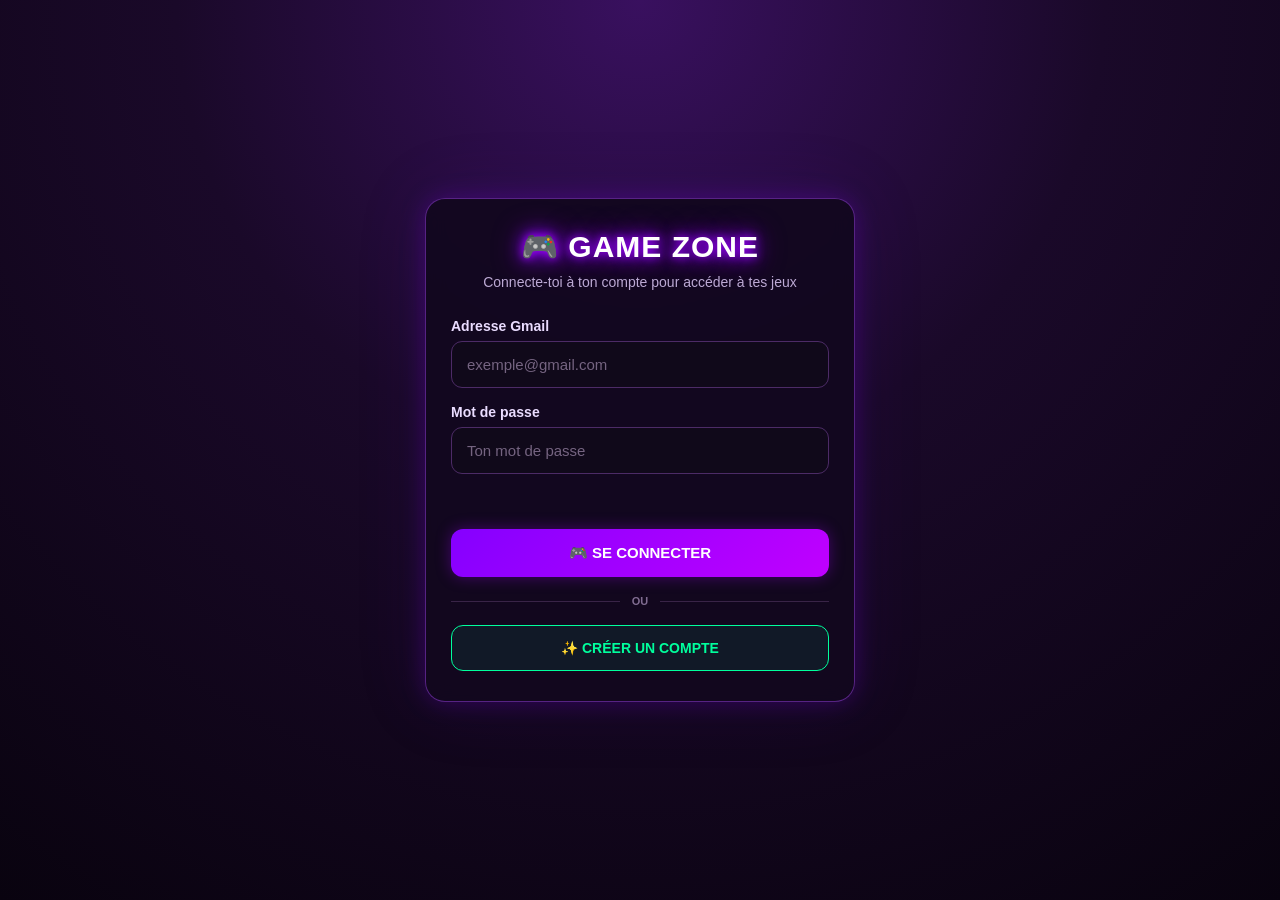
<file: index.html>
<!DOCTYPE html>
<html lang="fr">
<head>
    <meta charset="UTF-8">
    <meta name="viewport" content="width=device-width, initial-scale=1.0">

    <title>GAME ZONE - Connexion</title>

    <link rel="stylesheet" href="style.css">
</head>

<body class="login-page">

    <main class="auth-container">

        <div class="logo">
            🎮 GAME ZONE
        </div>

        <p class="subtitle">
            Connecte-toi à ton compte pour accéder à tes jeux
        </p>


        <!-- EMAIL -->

        <div class="input-group">

            <label for="loginEmail">
                Adresse Gmail
            </label>

            <input
                type="email"
                id="loginEmail"
                placeholder="exemple@gmail.com"
                autocomplete="email"
            >

        </div>


        <!-- MOT DE PASSE -->

        <div class="input-group">

            <label for="loginPassword">
                Mot de passe
            </label>

            <input
                type="password"
                id="loginPassword"
                placeholder="Ton mot de passe"
                autocomplete="current-password"
            >

        </div>


        <!-- MESSAGE -->

        <div
            id="loginMessage"
            class="message"
        ></div>


        <!-- CONNEXION -->

        <button
            id="loginButton"
            class="main-button"
            type="button"
        >
            🎮 SE CONNECTER
        </button>


        <div class="separator">
            <span>OU</span>
        </div>


        <!-- INSCRIPTION -->

        <button
            id="signupButton"
            class="signup-button"
            type="button"
        >
            ✨ CRÉER UN COMPTE
        </button>

    </main>


    <script src="script.js"></script>

</body>
</html>
</file>
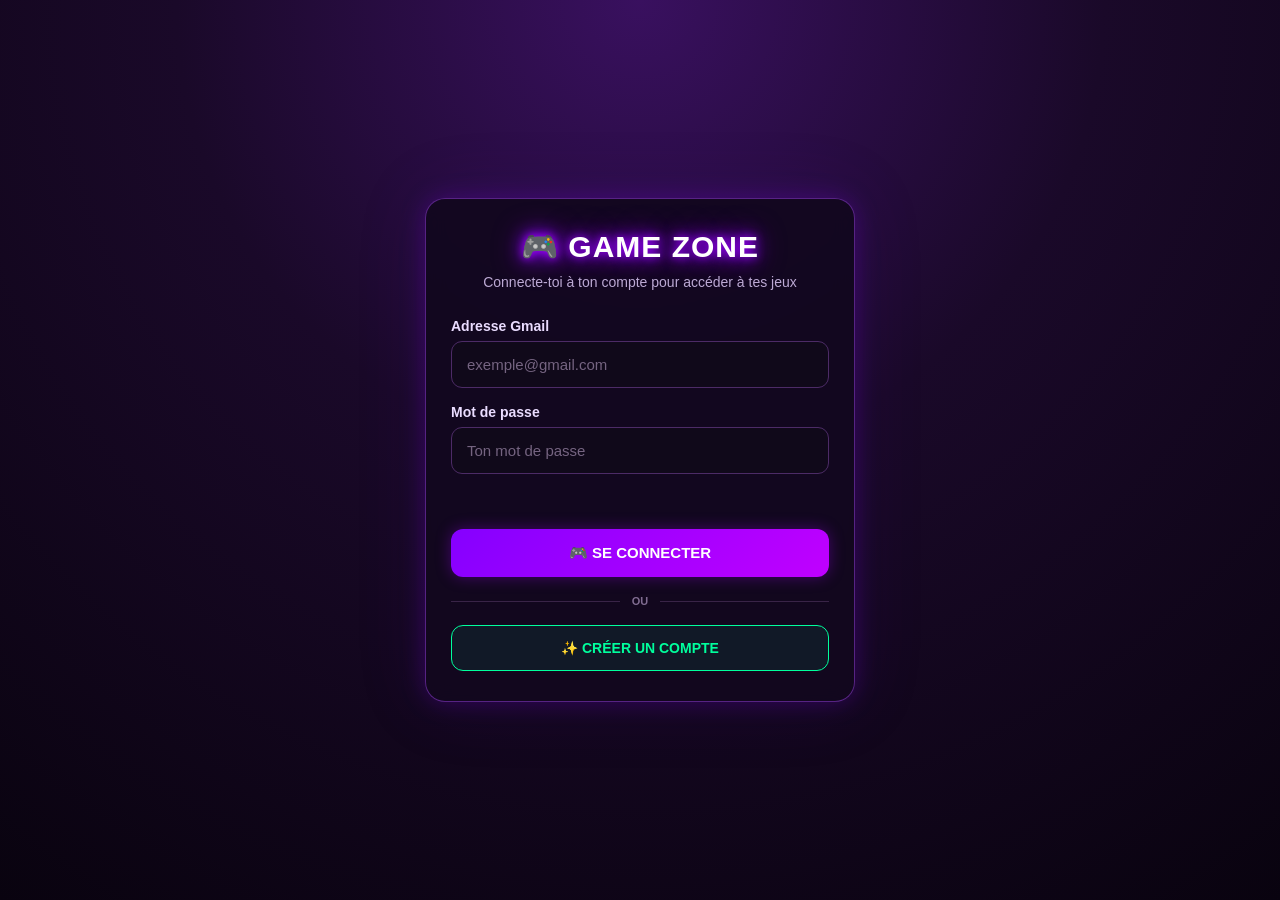
<file: home.html>
<!DOCTYPE html>
<html lang="fr">
<head>
    <meta charset="UTF-8">

    <meta
        name="viewport"
        content="width=device-width, initial-scale=1.0"
    >

    <title>GAME ZONE</title>

    <!-- CSS UNIQUEMENT DE LA PAGE HOME -->
    <link rel="stylesheet" href="home.css">
</head>

<body>

<div id="homeRoot">

    <!-- =====================================================
         ÉCRAN DE CHARGEMENT
    ====================================================== -->
    <div id="loadingScreen">
        <div class="loadingContent">
            <div class="loadingLogo">GAME ZONE</div>

            <div class="loadingBar">
                <div id="loadingFill"></div>
            </div>

            <p id="loadingText">CHARGEMENT...</p>
        </div>
    </div>


    <!-- =====================================================
         CONTENU PRINCIPAL
    ====================================================== -->
    <div id="mainContent">

        <!-- =================================================
             HEADER
        ================================================== -->
        <header class="homeHeader">

            <div class="brand">
                <span class="brandMain">GAME</span>
                <span class="brandAccent">ZONE</span>
            </div>

            <button
                id="profileButton"
                class="profileButton"
                type="button"
            >
                <span id="profileAvatar">👤</span>
                <span id="profileUsername">JOUEUR</span>
            </button>

        </header>


        <!-- =================================================
             HERO
        ================================================== -->
        <section class="heroSection">

            <div class="heroContent">

                <div class="heroBadge">
                    🎮 GAME ZONE
                </div>

                <h1>
                    TON UNIVERS<br>
                    <span>DE JEUX</span>
                </h1>

                <p>
                    Découvre nos jeux, relève des défis
                    et deviens le meilleur joueur.
                </p>

            </div>

        </section>


        <!-- =================================================
             RECHERCHE
        ================================================== -->
        <section class="gamesSection">

            <div class="sectionTop">

                <div>
                    <small class="sectionLabel">
                        GAME ZONE
                    </small>

                    <h2>
                        NOS JEUX
                    </h2>
                </div>

                <div class="searchBox">

                    <span>🔎</span>

                    <input
                        id="gameSearch"
                        type="search"
                        placeholder="Rechercher un jeu..."
                        autocomplete="off"
                    >

                </div>

            </div>


            <!-- =================================================
                 CATÉGORIES
            ================================================== -->
            <div class="categories">

                <button
                    type="button"
                    class="categoryButton active"
                    data-category="ALL"
                >
                    TOUS
                </button>

                <button
                    type="button"
                    class="categoryButton"
                    data-category="RPG"
                >
                    RPG
                </button>

                <button
                    type="button"
                    class="categoryButton"
                    data-category="ACTION"
                >
                    ACTION
                </button>

                <button
                    type="button"
                    class="categoryButton"
                    data-category="COURSE"
                >
                    COURSE
                </button>

                <button
                    type="button"
                    class="categoryButton"
                    data-category="PUZZLE"
                >
                    PUZZLE
                </button>

            </div>


            <!-- =================================================
                 GRILLE DES JEUX
            ================================================== -->
            <div id="gamesGrid" class="gamesGrid">


                <!-- =================================================
                     JEU 01 — BLOX FRUIT
                ================================================== -->
                <article
                    class="gameCard"
                    data-category="RPG"
                    data-title="Blox Fruit"
                >

                    <div class="gameNumber">
                        #01
                    </div>

                    <div class="gameVisual gameBlox">
                        <span class="gameEmoji">🏝️</span>
                    </div>

                    <div class="gameInfo">

                        <div class="gameMeta">
                            <span>RPG</span>
                            <span class="statusAvailable">
                                DISPONIBLE
                            </span>
                        </div>

                        <h3>
                            Blox Fruit
                        </h3>

                        <p>
                            Explore un immense monde,
                            combats des ennemis et deviens
                            toujours plus puissant.
                        </p>

                        <a
                            href="game.html"
                            class="gameButton"
                        >
                            JOUER
                            <b>›</b>
                        </a>

                    </div>

                </article>


                <!-- =================================================
                     JEU 02 — SPACE BATTLE
                ================================================== -->
                <article
                    class="gameCard"
                    data-category="ACTION"
                    data-title="Space Battle"
                >

                    <div class="gameNumber">
                        #02
                    </div>

                    <div class="gameVisual gameSpace">
                        <span class="gameEmoji">🚀</span>
                    </div>

                    <div class="gameInfo">

                        <div class="gameMeta">
                            <span>ACTION</span>

                            <span class="statusAvailable">
                                DISPONIBLE
                            </span>
                        </div>

                        <h3>
                            Space Battle
                        </h3>

                        <p>
                            Voyage dans l'espace,
                            affronte des créatures et
                            traverse plusieurs chapitres.
                        </p>

                        <a
                            href="space.html"
                            class="gameButton"
                        >
                            JOUER
                            <b>›</b>
                        </a>

                    </div>

                </article>


                <!-- =================================================
                     JEU 03 — SPEED RACE
                ================================================== -->
                <article
                    class="gameCard"
                    data-category="COURSE"
                    data-title="Speed Race"
                >

                    <div class="gameNumber">
                        #03
                    </div>

                    <div class="gameVisual gameSpeed">
                        <span class="gameEmoji">🏎️</span>
                    </div>

                    <div class="gameInfo">

                        <div class="gameMeta">
                            <span>COURSE</span>

                            <span class="statusAvailable">
                                DISPONIBLE
                            </span>
                        </div>

                        <h3>
                            Speed Race
                        </h3>

                        <p>
                            Choisis ta voiture, affronte
                            tes concurrents et termine
                            sur le podium.
                        </p>

                        <a
                            href="speed.html"
                            class="gameButton"
                        >
                            JOUER
                            <b>›</b>
                        </a>

                    </div>

                </article>


                <!-- =================================================
                     JEU 04 — CROSSWORD
                ================================================== -->
                <article
                    class="gameCard comingSoon"
                    data-category="PUZZLE"
                    data-title="Crossword"
                >

                    <div class="gameNumber">
                        #04
                    </div>

                    <div class="gameVisual gameCrossword">
                        <span class="gameEmoji">🧩</span>
                    </div>

                    <div class="gameInfo">

                        <div class="gameMeta">
                            <span>PUZZLE</span>

                            <span class="statusSoon">
                                BIENTÔT DISPONIBLE
                            </span>
                        </div>

                        <h3>
                            Crossword
                        </h3>

                        <p>
                            Résous des énigmes et
                            teste ton intelligence.
                        </p>

                        <div class="gameButton disabledButton">
                            BIENTÔT
                            <b>🔒</b>
                        </div>

                    </div>

                </article>


                <!-- =================================================
                     JEU 05 — ARCADE
                ================================================== -->
                <article
                    class="gameCard comingSoon"
                    data-category="ACTION"
                    data-title="Arcade"
                >

                    <div class="gameNumber">
                        #05
                    </div>

                    <div class="gameVisual gameArcade">
                        <span class="gameEmoji">🕹️</span>
                    </div>

                    <div class="gameInfo">

                        <div class="gameMeta">
                            <span>ACTION</span>

                            <span class="statusSoon">
                                BIENTÔT DISPONIBLE
                            </span>
                        </div>

                        <h3>
                            Arcade
                        </h3>

                        <p>
                            Une collection de petits jeux
                            rapides et fun à découvrir.
                        </p>

                        <div class="gameButton disabledButton">
                            BIENTÔT
                            <b>🔒</b>
                        </div>

                    </div>

                </article>


                <!-- =================================================
                     JEU 06 — ZOMBIE SURVIVAL
                ================================================== -->
                <article
                    class="gameCard comingSoon"
                    data-category="ACTION"
                    data-title="Zombie Survival"
                >

                    <div class="gameNumber">
                        #06
                    </div>

                    <div class="gameVisual gameZombie">
                        <span class="gameEmoji">🧟</span>
                    </div>

                    <div class="gameInfo">

                        <div class="gameMeta">
                            <span>ACTION</span>

                            <span class="statusSoon">
                                BIENTÔT DISPONIBLE
                            </span>
                        </div>

                        <h3>
                            Zombie Survival
                        </h3>

                        <p>
                            Survis à des vagues d'ennemis
                            dans une aventure pleine de défis.
                        </p>

                        <div class="gameButton disabledButton">
                            BIENTÔT
                            <b>🔒</b>
                        </div>

                    </div>

                </article>


                <!-- =================================================
                     JEU 07 — FOOTBALL STARS
                ================================================== -->
                <article
                    class="gameCard comingSoon"
                    data-category="ACTION"
                    data-title="Football Stars"
                >

                    <div class="gameNumber">
                        #07
                    </div>

                    <div class="gameVisual gameFootball">
                        <span class="gameEmoji">⚽</span>
                    </div>

                    <div class="gameInfo">

                        <div class="gameMeta">
                            <span>ACTION</span>

                            <span class="statusSoon">
                                BIENTÔT DISPONIBLE
                            </span>
                        </div>

                        <h3>
                            Football Stars
                        </h3>

                        <p>
                            Construis ton équipe et
                            affronte d'autres joueurs.
                        </p>

                        <div class="gameButton disabledButton">
                            BIENTÔT
                            <b>🔒</b>
                        </div>

                    </div>

                </article>


                <!-- =================================================
                     JEU 08 — MYSTERY WORLD
                ================================================== -->
                <article
                    class="gameCard comingSoon"
                    data-category="RPG"
                    data-title="Mystery World"
                >

                    <div class="gameNumber">
                        #08
                    </div>

                    <div class="gameVisual gameMystery">
                        <span class="gameEmoji">🔮</span>
                    </div>

                    <div class="gameInfo">

                        <div class="gameMeta">
                            <span>RPG</span>

                            <span class="statusSoon">
                                BIENTÔT DISPONIBLE
                            </span>
                        </div>

                        <h3>
                            Mystery World
                        </h3>

                        <p>
                            Découvre un monde mystérieux
                            rempli de secrets et d'aventures.
                        </p>

                        <div class="gameButton disabledButton">
                            BIENTÔT
                            <b>🔒</b>
                        </div>

                    </div>

                </article>


            </div>


            <!-- =================================================
                 AUCUN RÉSULTAT
            ================================================== -->
            <div id="noResults" class="noResults">

                <div class="noResultsIcon">
                    🔍
                </div>

                <h3>
                    Aucun jeu trouvé
                </h3>

                <p>
                    Essaie avec un autre nom ou une autre catégorie.
                </p>

            </div>

        </section>


        <!-- =================================================
             FOOTER
        ================================================== -->
        <footer class="homeFooter">

            <div class="footerBrand">
                GAME ZONE
            </div>

            <p>
                Ton univers de jeux.
            </p>

            <span>
                © 2026 GAME ZONE
            </span>

        </footer>

    </div>


    <!-- =====================================================
         POPUP PROFIL
    ====================================================== -->
    <div
        id="profilePopup"
        class="profilePopup"
    >

        <div class="profilePopupContent">

            <button
                id="closeProfile"
                class="closeProfile"
                type="button"
            >
                ×
            </button>

            <div class="profileBigAvatar">
                👤
            </div>

            <h3 id="popupUsername">
                JOUEUR
            </h3>

            <p id="popupEmail">
                -
            </p>

            <button
                id="logoutButton"
                class="logoutButton"
                type="button"
            >
                DÉCONNEXION
            </button>

        </div>

    </div>

</div>


<!-- =====================================================
     JAVASCRIPT HOME
====================================================== -->
<script src="home.js"></script>

</body>
</html>>
</file>
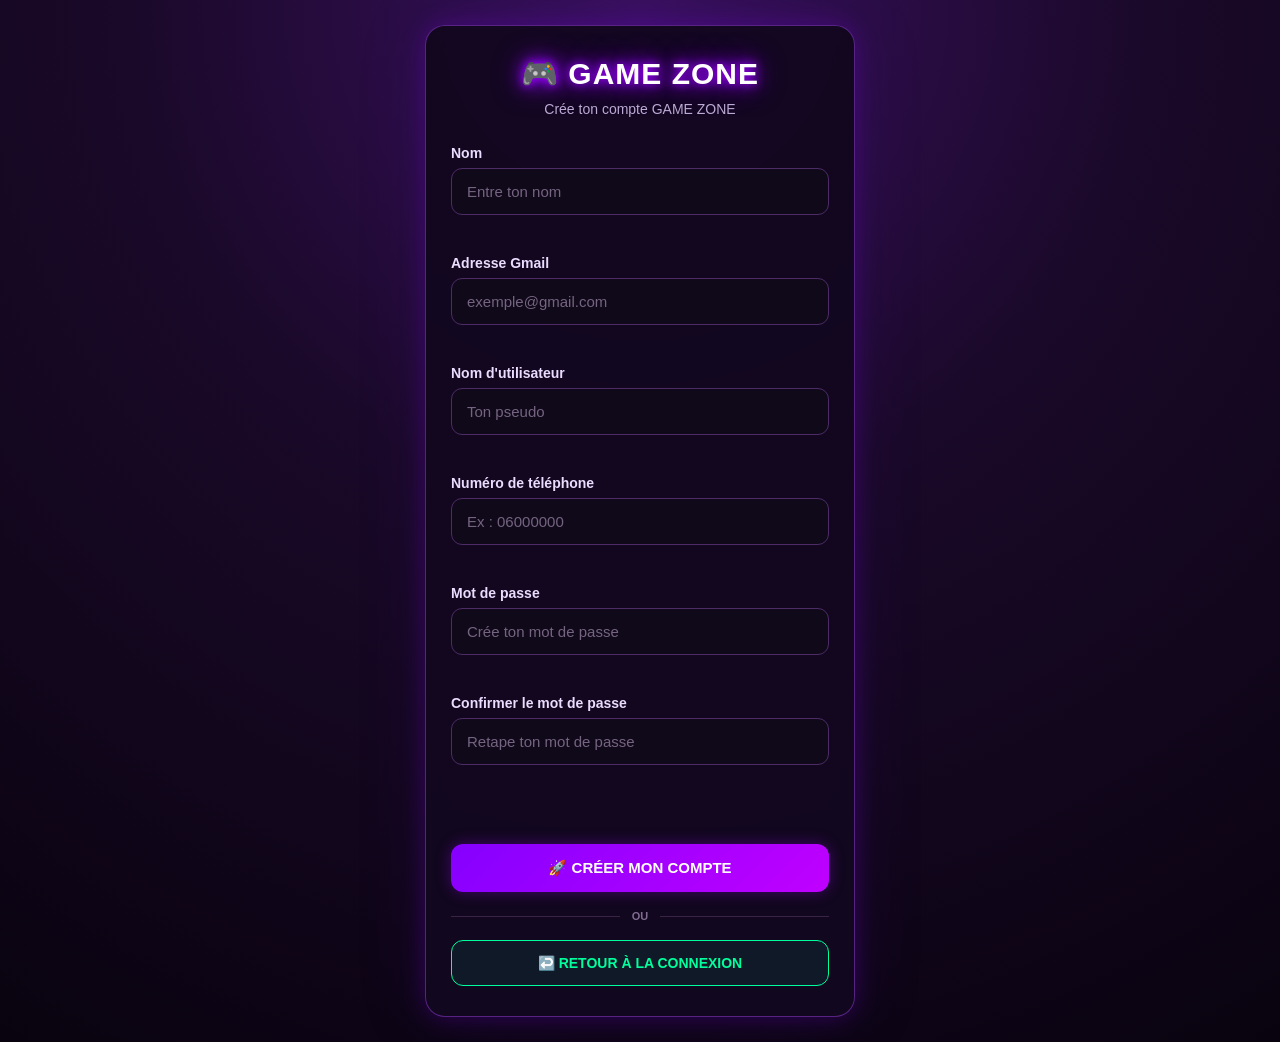
<file: signup.html>
<!DOCTYPE html>
<html lang="fr">
<head>
    <meta charset="UTF-8">
    <meta
        name="viewport"
        content="width=device-width, initial-scale=1.0"
    >

    <title>GAME ZONE - Inscription</title>

    <!-- EXACTEMENT LE MÊME CSS QUE INDEX.HTML -->
    <link rel="stylesheet" href="style.css">
</head>

<body class="login-page">

    <main class="auth-container">

        <div class="logo">
            🎮 GAME ZONE
        </div>

        <p class="subtitle">
            Crée ton compte GAME ZONE
        </p>


        <!-- ========================= -->
        <!-- NOM -->
        <!-- ========================= -->

        <div class="input-group">

            <label for="name">
                Nom
            </label>

            <input
                type="text"
                id="name"
                placeholder="Entre ton nom"
                autocomplete="name"
            >

            <div
                id="nameMessage"
                class="field-message"
            ></div>

        </div>


        <!-- ========================= -->
        <!-- GMAIL -->
        <!-- ========================= -->

        <div class="input-group">

            <label for="email">
                Adresse Gmail
            </label>

            <input
                type="email"
                id="email"
                placeholder="exemple@gmail.com"
                autocomplete="email"
            >

            <div
                id="emailMessage"
                class="field-message"
            ></div>

        </div>


        <!-- ========================= -->
        <!-- PSEUDO -->
        <!-- ========================= -->

        <div class="input-group">

            <label for="username">
                Nom d'utilisateur
            </label>

            <input
                type="text"
                id="username"
                placeholder="Ton pseudo"
                autocomplete="username"
            >

            <div
                id="usernameMessage"
                class="field-message"
            ></div>

        </div>


        <!-- ========================= -->
        <!-- TELEPHONE -->
        <!-- ========================= -->

        <div class="input-group">

            <label for="phone">
                Numéro de téléphone
            </label>

            <input
                type="tel"
                id="phone"
                placeholder="Ex : 06000000"
                autocomplete="tel"
            >

            <div
                id="phoneMessage"
                class="field-message"
            ></div>

        </div>


        <!-- ========================= -->
        <!-- MOT DE PASSE -->
        <!-- ========================= -->

        <div class="input-group">

            <label for="password">
                Mot de passe
            </label>

            <input
                type="password"
                id="password"
                placeholder="Crée ton mot de passe"
                autocomplete="new-password"
            >

            <div
                id="passwordMessage"
                class="field-message"
            ></div>

        </div>


        <!-- ========================= -->
        <!-- CONFIRMATION -->
        <!-- ========================= -->

        <div class="input-group">

            <label for="confirmPassword">
                Confirmer le mot de passe
            </label>

            <input
                type="password"
                id="confirmPassword"
                placeholder="Retape ton mot de passe"
                autocomplete="new-password"
            >

            <div
                id="confirmMessage"
                class="field-message"
            ></div>

        </div>


        <!-- ========================= -->
        <!-- MESSAGE GENERAL -->
        <!-- ========================= -->

        <div
            id="signupMessage"
            class="message"
        ></div>


        <!-- ========================= -->
        <!-- CREER LE COMPTE -->
        <!-- ========================= -->

        <button
            id="createAccountButton"
            class="main-button"
            type="button"
        >
            🚀 CRÉER MON COMPTE
        </button>


        <div class="separator">
            <span>OU</span>
        </div>


        <!-- ========================= -->
        <!-- RETOUR -->
        <!-- ========================= -->

        <button
            id="backLoginButton"
            class="signup-button"
            type="button"
        >
            ↩️ RETOUR À LA CONNEXION
        </button>

    </main>


    <!-- IMPORTANT : signup.js et PAS script.js -->
    <script src="signup.js"></script>

</body>
</html>
</file>
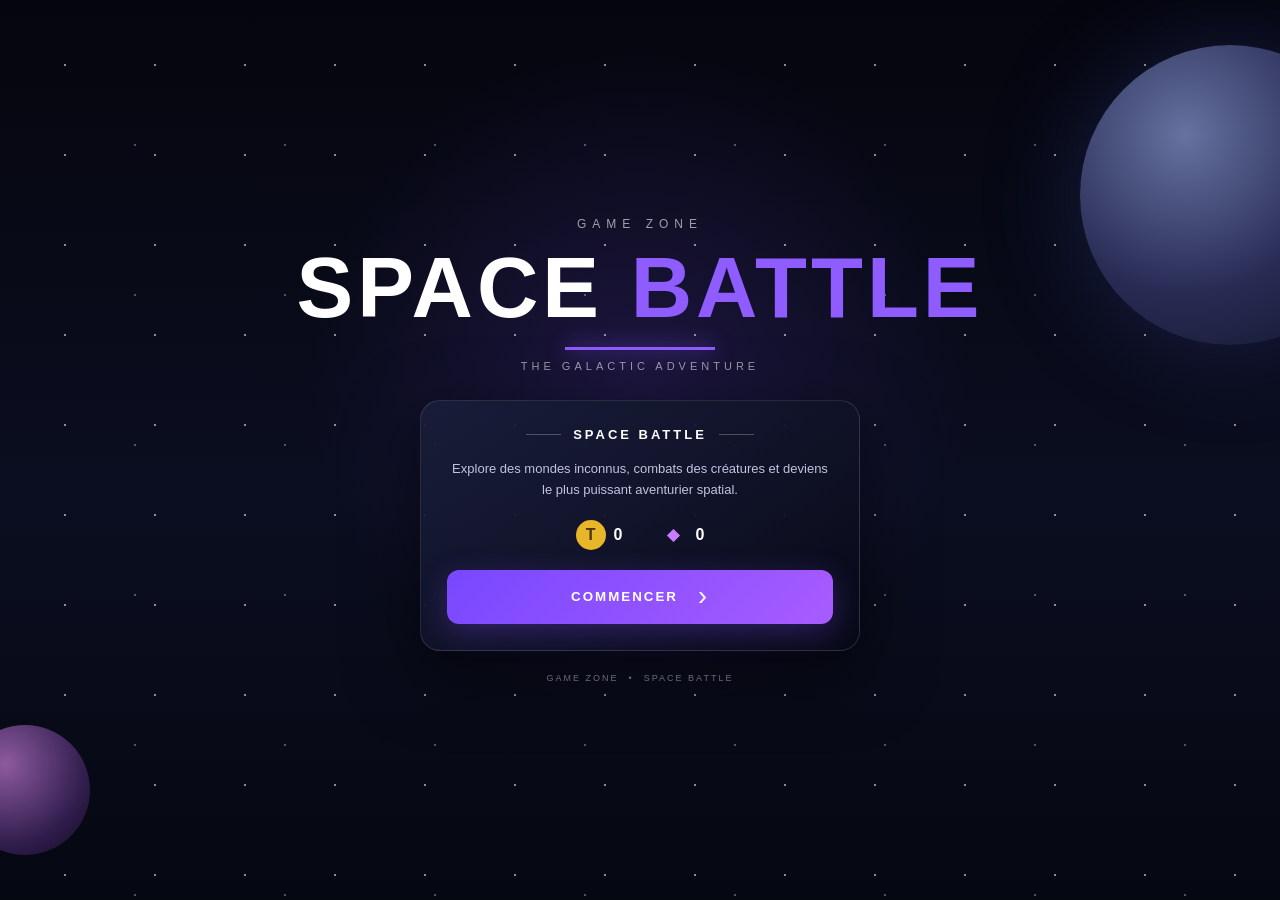
<file: space.html>
<!DOCTYPE html>
<html lang="fr">
<head>
    <meta charset="UTF-8">

    <meta
        name="viewport"
        content="width=device-width, initial-scale=1.0, maximum-scale=1.0, user-scalable=no"
    >

    <title>GAME ZONE — Space Battle</title>

    <link rel="stylesheet" href="space.css">
</head>

<body>

<div id="gameRoot">

    <!-- AUDIO -->
    <audio id="gameMusic" preload="auto" loop></audio>


    <!-- =========================
         LOBBY
    ========================== -->

    <section id="lobbyScreen" class="screen active">

        <div class="spaceStars"></div>

        <div class="lobbyPlanet planetOne"></div>
        <div class="lobbyPlanet planetTwo"></div>

        <div class="lobbyContent">

            <div class="gameLogo">

                <div class="logoSmall">
                    GAME ZONE
                </div>

                <h1>
                    SPACE <span>BATTLE</span>
                </h1>

                <div class="logoLine"></div>

                <p>
                    THE GALACTIC ADVENTURE
                </p>

            </div>


            <div class="lobbyPanel">

                <div class="panelTitle">
                    <span></span>
                    SPACE BATTLE
                    <span></span>
                </div>

                <p class="panelDescription">
                    Explore des mondes inconnus,
                    combats des créatures et deviens
                    le plus puissant aventurier spatial.
                </p>

                <div class="currencyPreview">

                    <div class="currencyItem">
                        <span class="coinIcon">T</span>
                        <strong id="lobbyCoins">0</strong>
                    </div>

                    <div class="currencyItem">
                        <span class="fragmentIcon">◆</span>
                        <strong id="lobbyFragments">0</strong>
                    </div>

                </div>

                <button id="startButton" class="mainButton">
                    <span>COMMENCER</span>
                    <b>›</b>
                </button>

            </div>


            <div class="lobbyFooter">
                <span>GAME ZONE</span>
                <span>•</span>
                <span>SPACE BATTLE</span>
            </div>

        </div>

    </section>


    <!-- =========================
         CHAPITRES
    ========================== -->

    <section id="chapterScreen" class="screen">

        <div class="screenBackground"></div>

        <header class="menuHeader">

            <button class="backButton" data-back="lobby">
                ‹
            </button>

            <div>
                <small>SPACE BATTLE</small>
                <h2>CHOISIR UN CHAPITRE</h2>
            </div>

            <div class="menuCurrency">
                <span>T</span>
                <strong id="chapterCoins">0</strong>
            </div>

        </header>


        <main class="chapterGrid">

            <button class="chapterCard selected" data-chapter="1">

                <div class="chapterNumber">01</div>
                <div class="chapterIcon">🌑</div>

                <div class="chapterInfo">

                    <small>CHAPITRE 1</small>

                    <h3>PLANÈTE NOCTURNE</h3>

                    <p>
                        Stations abandonnées,
                        créatures du vide et drones.
                    </p>

                </div>

                <span class="chapterArrow">›</span>

            </button>


            <button class="chapterCard" data-chapter="2">

                <div class="chapterNumber">02</div>
                <div class="chapterIcon">❄️</div>

                <div class="chapterInfo">

                    <small>CHAPITRE 2</small>

                    <h3>ROYAUME DE GLACE</h3>

                    <p>
                        Tempêtes, glaciers et
                        créatures glacées.
                    </p>

                </div>

                <span class="chapterArrow">›</span>

            </button>


            <button class="chapterCard" data-chapter="3">

                <div class="chapterNumber">03</div>
                <div class="chapterIcon">🌳</div>

                <div class="chapterInfo">

                    <small>CHAPITRE 3</small>

                    <h3>MONDE SAUVAGE</h3>

                    <p>
                        Jungle, marais, racines
                        et créatures.
                    </p>

                </div>

                <span class="chapterArrow">›</span>

            </button>


            <button class="chapterCard" data-chapter="4">

                <div class="chapterNumber">04</div>
                <div class="chapterIcon">🔮</div>

                <div class="chapterInfo">

                    <small>CHAPITRE 4</small>

                    <h3>TERRE RPG</h3>

                    <p>
                        Ruines, magie, cristaux
                        et dragons.
                    </p>

                </div>

                <span class="chapterArrow">›</span>

            </button>


            <button class="chapterCard bossChapter" data-chapter="5">

                <div class="chapterNumber">05</div>
                <div class="chapterIcon">👑</div>

                <div class="chapterInfo">

                    <small>CHAPITRE FINAL</small>

                    <h3>GUERRE DES BOSS</h3>

                    <p>
                        Des combats gigantesques
                        contre les Boss.
                    </p>

                </div>

                <span class="chapterArrow">›</span>

            </button>

        </main>

    </section>


    <!-- =========================
         NIVEAUX
    ========================== -->

    <section id="levelScreen" class="screen">

        <div class="screenBackground"></div>

        <header class="menuHeader">

            <button class="backButton" data-back="chapter">
                ‹
            </button>

            <div>

                <small id="levelChapterLabel">
                    CHAPITRE 1
                </small>

                <h2 id="levelChapterName">
                    PLANÈTE NOCTURNE
                </h2>

            </div>

            <div class="menuCurrency">
                <span>T</span>
                <strong id="levelCoins">0</strong>
            </div>

        </header>


        <div class="levelIntro">

            <div
                id="selectedChapterIcon"
                class="selectedChapterIcon"
            >
                🌑
            </div>

            <div>

                <span>NIVEAUX DISPONIBLES</span>

                <p id="levelDescription">
                    Explore la planète nocturne.
                </p>

            </div>

        </div>


        <main id="levelGrid" class="levelGrid"></main>

    </section>


    <!-- =========================
         JEU
    ========================== -->

    <section id="gameScreen" class="screen gameScreen">

        <canvas id="gameCanvas"></canvas>


        <!-- HUD -->

        <div class="hud">

            <div class="hudTopLeft">

                <div class="playerHealth">

                    <div class="hudCharacter">
                        <span id="hudCharacterFace">●</span>
                    </div>

                    <div class="healthBox">

                        <div class="healthText">
                            <span>HP</span>
                            <strong id="healthText">4 / 4</strong>
                        </div>

                        <div class="healthBar">
                            <div id="healthFill"></div>
                        </div>

                    </div>

                </div>

            </div>


            <div class="hudCenter">

                <div id="chapterHud">
                    CHAPTER 1
                </div>

                <strong id="levelHud">
                    LEVEL 1
                </strong>

            </div>


            <div class="hudTopRight">

                <div class="hudCurrency">
                    <span>T</span>
                    <strong id="gameCoins">0</strong>
                </div>

                <div class="hudCurrency purple">
                    <span>◆</span>
                    <strong id="gameFragments">0</strong>
                </div>

                <button id="pauseButton" class="pauseButton">
                    II
                </button>

            </div>

        </div>


        <!-- CONTROLES -->

        <div id="controls">

            <div class="dpad">

                <button data-control="left" class="control left">
                    ◀
                </button>

                <button data-control="right" class="control right">
                    ▶
                </button>

            </div>


            <div class="actionButtons">

                <button
                    data-control="jump"
                    class="control jumpButton"
                >
                    SAUT
                </button>

                <button
                    data-control="attack"
                    class="control attackButton"
                >
                    ATTAQUE
                </button>

            </div>

        </div>


        <!-- PAUSE -->

        <div id="pauseOverlay" class="overlay">

            <div class="pausePanel">

                <div class="pauseTitle">
                    JEU EN PAUSE
                </div>

                <button id="resumeButton" class="mainButton">
                    REPRENDRE
                </button>

                <button id="restartButton" class="secondaryButton">
                    RECOMMENCER
                </button>

                <button id="quitButton" class="secondaryButton">
                    QUITTER LE NIVEAU
                </button>

            </div>

        </div>


        <!-- RESULTAT -->

        <div id="resultOverlay" class="overlay">

            <div class="resultPanel">

                <div id="resultIcon" class="resultIcon">
                    ★
                </div>

                <div id="resultTitle" class="resultTitle">
                    NIVEAU TERMINÉ
                </div>

                <p id="resultMessage">
                    Bravo !
                </p>

                <div class="rewardBox">

                    <div>
                        <span>T</span>
                        <strong id="rewardCoins">0</strong>
                    </div>

                    <div>
                        <span>◆</span>
                        <strong id="rewardFragments">0</strong>
                    </div>

                </div>

                <button id="nextLevelButton" class="mainButton">
                    NIVEAU SUIVANT
                    <b>›</b>
                </button>

                <button id="returnLevelsButton" class="secondaryButton">
                    CHOISIR UN NIVEAU
                </button>

            </div>

        </div>


        <!-- PORTRAIT -->

        <div id="orientationWarning">

            <div class="rotateIcon">
                ↻
            </div>

            <h2>
                TOURNE TON TÉLÉPHONE
            </h2>

            <p>
                Space Battle se joue en mode paysage.
            </p>

        </div>

    </section>

</div>

<script src="space.js"></script>

</body>
</html>
</file>
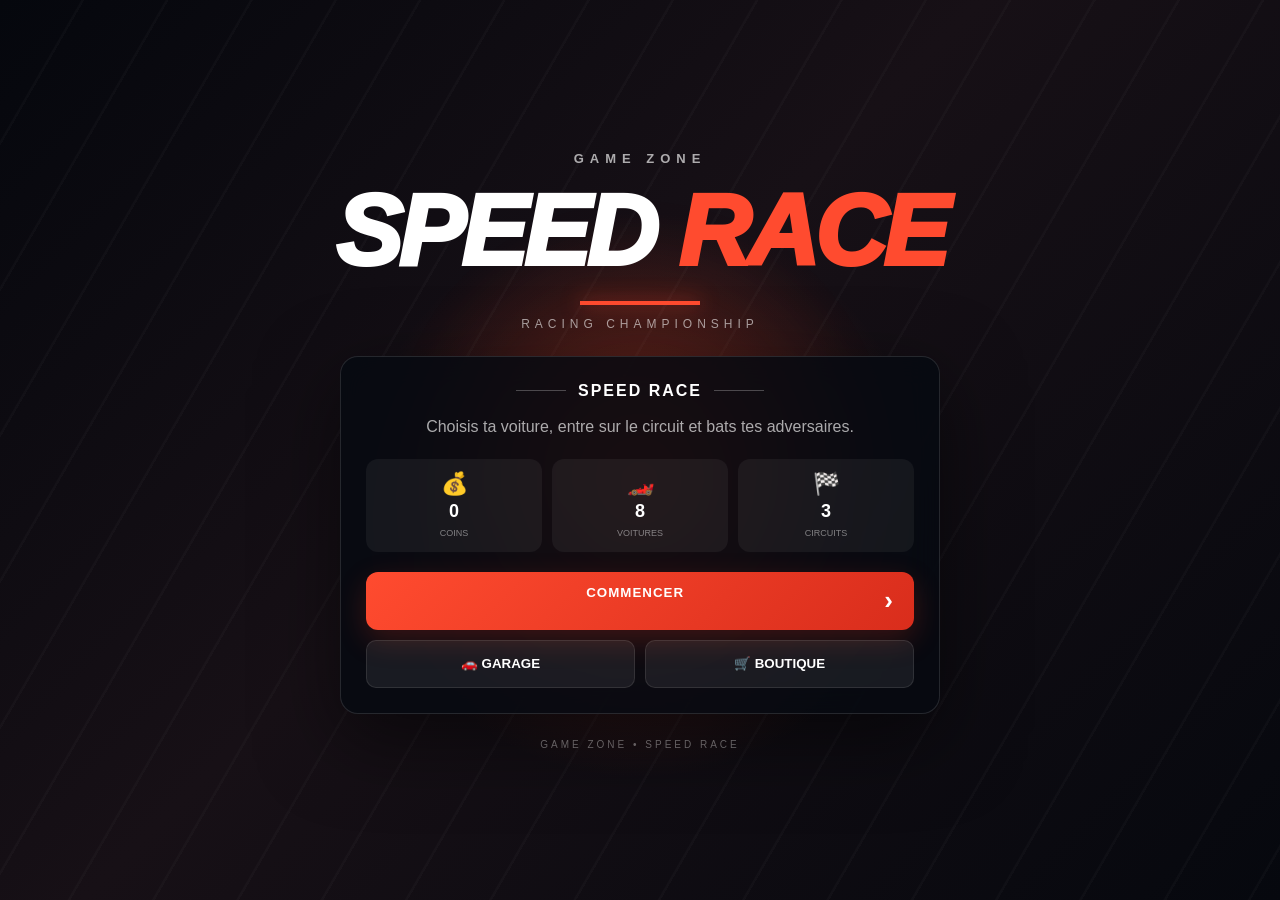
<file: speed.html>
<!DOCTYPE html>
<html lang="fr">
<head>
    <meta charset="UTF-8">

    <meta
        name="viewport"
        content="width=device-width, initial-scale=1.0, maximum-scale=1.0, user-scalable=no"
    >

    <title>GAME ZONE — Speed Race</title>

    <link rel="stylesheet" href="speed.css">
</head>

<body>

<div id="speedGame">

    <!-- =====================================================
         LOBBY
         ===================================================== -->

    <section id="lobby" class="screen active">

        <div class="lobbyBackground"></div>
        <div class="speedGlow"></div>

        <div class="lobbyContent">

            <div class="gameLogo">

                <div class="logoSmall">
                    GAME ZONE
                </div>

                <h1>
                    SPEED
                    <span>RACE</span>
                </h1>

                <div class="logoLine"></div>

                <p>
                    RACING CHAMPIONSHIP
                </p>

            </div>

            <div class="lobbyPanel">

                <div class="panelTitle">
                    <span></span>
                    SPEED RACE
                    <span></span>
                </div>

                <p class="panelDescription">
                    Choisis ta voiture, entre sur le circuit
                    et bats tes adversaires.
                </p>

                <div class="lobbyStats">

                    <div>
                        <span>💰</span>
                        <strong id="lobbyCoins">0</strong>
                        <small>COINS</small>
                    </div>

                    <div>
                        <span>🏎️</span>
                        <strong>8</strong>
                        <small>VOITURES</small>
                    </div>

                    <div>
                        <span>🏁</span>
                        <strong>3</strong>
                        <small>CIRCUITS</small>
                    </div>

                </div>

                <button
                    id="startButton"
                    class="mainButton"
                    type="button"
                >
                    <span>COMMENCER</span>
                    <b>›</b>
                </button>

                <div class="lobbyActions">

                    <button
                        id="garageButton"
                        class="secondaryButton"
                        type="button"
                    >
                        🚗 GARAGE
                    </button>

                    <button
                        id="shopButton"
                        class="secondaryButton"
                        type="button"
                    >
                        🛒 BOUTIQUE
                    </button>

                </div>

            </div>

            <div class="lobbyFooter">
                GAME ZONE • SPEED RACE
            </div>

        </div>

    </section>


    <!-- =====================================================
         CIRCUITS
         ===================================================== -->

    <section id="tracks" class="screen">

        <div class="menuBackground"></div>

        <header class="menuHeader">

            <button
                class="backButton"
                data-back="lobby"
                type="button"
            >
                ‹
            </button>

            <div>
                <small>SPEED RACE</small>
                <h2>CHOISIR UN CIRCUIT</h2>
            </div>

            <div class="menuCoins">
                💰 <strong id="trackCoins">0</strong>
            </div>

        </header>

        <main id="trackGrid" class="trackGrid"></main>

    </section>


    <!-- =====================================================
         GARAGE
         ===================================================== -->

    <section id="garage" class="screen">

        <div class="menuBackground"></div>

        <header class="menuHeader">

            <button
                class="backButton"
                data-back="lobby"
                type="button"
            >
                ‹
            </button>

            <div>
                <small>SPEED RACE</small>
                <h2>GARAGE</h2>
            </div>

            <div class="menuCoins">
                💰 <strong id="garageCoins">0</strong>
            </div>

        </header>

        <div class="garageLayout">

            <div class="garagePreview">

                <canvas
                    id="garageCanvas"
                    width="700"
                    height="350"
                ></canvas>

                <h2 id="garageCarName">
                    Long Cruiser
                </h2>

                <div class="garageStats">

                    <div>
                        <span>VITESSE</span>
                        <strong id="garageSpeed">
                            170 km/h
                        </strong>
                    </div>

                    <div>
                        <span>ACCÉLÉRATION</span>
                        <strong id="garageAccel">
                            20
                        </strong>
                    </div>

                    <div>
                        <span>ADHÉRENCE</span>
                        <strong id="garageGrip">
                            78
                        </strong>
                    </div>

                </div>

                <button
                    id="selectCarButton"
                    class="mainButton"
                    type="button"
                >
                    VOITURE SÉLECTIONNÉE
                </button>

            </div>

            <div
                id="garageCars"
                class="carGrid"
            ></div>

        </div>

    </section>


    <!-- =====================================================
         BOUTIQUE
         ===================================================== -->

    <section id="shop" class="screen">

        <div class="menuBackground"></div>

        <header class="menuHeader">

            <button
                class="backButton"
                data-back="lobby"
                type="button"
            >
                ‹
            </button>

            <div>
                <small>SPEED RACE</small>
                <h2>BOUTIQUE</h2>
            </div>

            <div class="menuCoins">
                💰 <strong id="shopCoins">0</strong>
            </div>

        </header>

        <main
            id="shopCars"
            class="shopGrid"
        ></main>

    </section>


    <!-- =====================================================
         COURSE
         ===================================================== -->

    <section id="race" class="screen raceScreen">

        <canvas id="raceCanvas"></canvas>

        <!-- HUD -->

        <div class="raceHud">

            <div class="hudLeft">

                <div class="positionBox">

                    <small>POSITION</small>

                    <strong id="positionNumber">
                        1
                    </strong>

                    <span>
                        / 8
                    </span>

                </div>

                <div class="lapBox">

                    <small>TOUR</small>

                    <strong id="lapText">
                        1 / 3
                    </strong>

                    <div class="lapBar">
                        <div id="lapFill"></div>
                    </div>

                </div>

            </div>


            <div class="hudCenter">

                <strong id="raceTrackName">
                    SUNSET GRAND PRIX
                </strong>

                <small id="raceCarName">
                    Long Cruiser
                </small>

            </div>


            <div class="hudRight">

                <div class="speedBox">

                    <strong id="speedText">
                        0
                    </strong>

                    <span>
                        KM/H
                    </span>

                </div>

                <div class="raceCoins">
                    💰
                    <strong id="raceCoins">
                        0
                    </strong>
                </div>

                <button
                    id="pauseRaceButton"
                    class="pauseButton"
                    type="button"
                >
                    II
                </button>

            </div>

        </div>


        <!-- NITRO -->

        <div class="nitroHud">

            <div class="nitroTitle">
                ⚡ NITRO
            </div>

            <div class="nitroBar">
                <div id="nitroFill"></div>
            </div>

            <small>
                SHIFT / N
            </small>

        </div>


        <!-- CONTROLES -->

        <div
            id="raceControls"
            class="raceControls"
        >

            <div class="steeringControls">

                <button
                    id="steerLeft"
                    class="controlButton steering"
                    type="button"
                >
                    ◀
                </button>

                <button
                    id="steerRight"
                    class="controlButton steering"
                    type="button"
                >
                    ▶
                </button>

            </div>


            <div class="drivingControls">

                <button
                    id="brakeButton"
                    class="controlButton brake"
                    type="button"
                >
                    <span>■</span>
                    FREIN
                </button>

                <button
                    id="nitroButton"
                    class="controlButton nitroButton"
                    type="button"
                >
                    ⚡
                    NITRO
                </button>

                <button
                    id="acceleratorButton"
                    class="controlButton accelerator"
                    type="button"
                >
                    ▲
                    ACCÉLÉRER
                </button>

            </div>

        </div>


        <!-- PAUSE -->

        <div
            id="pauseOverlay"
            class="overlay"
        >

            <div class="overlayPanel">

                <h2>JEU EN PAUSE</h2>

                <button
                    id="resumeButton"
                    class="mainButton"
                    type="button"
                >
                    REPRENDRE
                </button>

                <button
                    id="restartButton"
                    class="secondaryButton"
                    type="button"
                >
                    RECOMMENCER
                </button>

                <button
                    id="quitButton"
                    class="secondaryButton"
                    type="button"
                >
                    QUITTER
                </button>

            </div>

        </div>


        <!-- RÉSULTAT -->

        <div
            id="resultOverlay"
            class="overlay"
        >

            <div class="resultPanel">

                <div
                    id="resultIcon"
                    class="resultIcon"
                >
                    🥇
                </div>

                <h2 id="resultTitle">
                    VICTOIRE !
                </h2>

                <p id="resultMessage">
                    Tu as terminé la course !
                </p>

                <div class="rewardBox">

                    <span>RÉCOMPENSE</span>

                    <strong>
                        💰
                        <b id="rewardCoins">0</b>
                    </strong>

                </div>

                <button
                    id="nextRaceButton"
                    class="mainButton"
                    type="button"
                >
                    COURSE SUIVANTE ›
                </button>

                <button
                    id="returnTracksButton"
                    class="secondaryButton"
                    type="button"
                >
                    CHOISIR UN CIRCUIT
                </button>

            </div>

        </div>

    </section>

</div>

<script src="speed.js"></script>

</body>
</html>
</file>
<file: style.css>
* {
    box-sizing: border-box;
    margin: 0;
    padding: 0;
}


html {
    min-height: 100%;
}


body {
    min-height: 100vh;

    font-family:
        Arial,
        Helvetica,
        sans-serif;

    color: white;

    background:
        radial-gradient(
            circle at top,
            #39105f 0%,
            #1a0929 42%,
            #09030f 100%
        );
}


/* =====================================
   PAGE
===================================== */

.login-page {

    min-height: 100vh;

    display: flex;

    justify-content: center;

    align-items: center;

    padding: 25px 15px;

}


/* =====================================
   CARTE
===================================== */

.auth-container {

    width: 100%;

    max-width: 430px;

    padding: 30px 25px;

    background:
        rgba(18, 8, 31, 0.95);

    border:
        1px solid rgba(172, 70, 255, 0.45);

    border-radius: 20px;

    box-shadow:
        0 0 25px rgba(139, 0, 255, 0.25),
        0 0 70px rgba(80, 0, 150, 0.15);

    backdrop-filter: blur(10px);

}


/* =====================================
   LOGO
===================================== */

.logo {

    text-align: center;

    font-size: 30px;

    font-weight: 900;

    letter-spacing: 1px;

    margin-bottom: 8px;

    color: white;

    text-shadow:
        0 0 8px #9d00ff,
        0 0 18px #8a00ff,
        0 0 30px rgba(157, 0, 255, 0.7);

}


/* =====================================
   SOUS-TITRE
===================================== */

.subtitle {

    text-align: center;

    color: #bca9d4;

    font-size: 14px;

    line-height: 1.5;

    margin-bottom: 25px;

}


/* =====================================
   GROUPE INPUT
===================================== */

.input-group {

    margin-bottom: 16px;

}


.input-group label {

    display: block;

    margin-bottom: 7px;

    color: #eadcff;

    font-size: 14px;

    font-weight: bold;

}


/* =====================================
   INPUT
===================================== */

.input-group input {

    width: 100%;

    padding: 14px 15px;

    border:
        1px solid #4c2b66;

    border-radius: 11px;

    outline: none;

    background:
        #10091a;

    color: white;

    font-size: 15px;

    transition:
        border-color 0.2s,
        box-shadow 0.2s,
        transform 0.2s;

}


.input-group input::placeholder {

    color: #756481;

}


.input-group input:focus {

    border-color:
        #a600ff;

    box-shadow:
        0 0 10px rgba(166, 0, 255, 0.4);

}


/* =====================================
   MESSAGE SOUS LES INPUTS
===================================== */

.field-message {

    min-height: 18px;

    margin-top: 6px;

    font-size: 12px;

    line-height: 1.45;

}


/* =====================================
   MESSAGE GENERAL
===================================== */

.message {

    min-height: 25px;

    margin:
        8px 0 14px;

    text-align: center;

    font-size: 13px;

    font-weight: bold;

    line-height: 1.5;

}


/* =====================================
   BOUTON PRINCIPAL
===================================== */

.main-button {

    width: 100%;

    padding: 15px;

    border: none;

    border-radius: 12px;

    background:
        linear-gradient(
            135deg,
            #8500ff,
            #c000ff
        );

    color: white;

    font-size: 15px;

    font-weight: 900;

    cursor: pointer;

    box-shadow:
        0 0 15px rgba(160, 0, 255, 0.35);

    transition:
        transform 0.2s,
        box-shadow 0.2s;

}


.main-button:hover {

    transform:
        translateY(-2px);

    box-shadow:
        0 0 25px rgba(180, 0, 255, 0.55);

}


.main-button:active {

    transform:
        scale(0.98);

}


/* =====================================
   BOUTON SIGNUP / RETOUR
===================================== */

.signup-button {

    width: 100%;

    padding: 14px;

    border:
        1px solid #00ff9d;

    border-radius: 12px;

    background:
        rgba(0, 255, 157, 0.07);

    color:
        #00ff9d;

    font-size: 14px;

    font-weight: bold;

    cursor: pointer;

    transition:
        background 0.2s,
        transform 0.2s,
        box-shadow 0.2s;

}


.signup-button:hover {

    background:
        rgba(0, 255, 157, 0.15);

    box-shadow:
        0 0 15px rgba(0, 255, 157, 0.25);

}


.signup-button:active {

    transform:
        scale(0.98);

}


/* =====================================
   SEPARATEUR
===================================== */

.separator {

    display: flex;

    align-items: center;

    gap: 12px;

    margin: 18px 0;

}


.separator::before,
.separator::after {

    content: "";

    flex: 1;

    height: 1px;

    background:
        #392447;

}


.separator span {

    color:
        #806c91;

    font-size: 11px;

    font-weight: bold;

}


/* =====================================
   MOBILE
===================================== */

@media (max-width: 480px) {

    .login-page {

        padding:
            18px 12px;

    }


    .auth-container {

        padding:
            25px 18px;

        border-radius:
            17px;

    }


    .logo {

        font-size:
            26px;

    }


    .subtitle {

        font-size:
            13px;

    }


    .input-group input {

        padding:
            13px;

    }

}
</file>
<file: home.css>
/* =========================================================
   GAME ZONE — HOME.CSS
   Design principal
   ========================================================= */

* {
    margin: 0;
    padding: 0;
    box-sizing: border-box;
}

html {
    scroll-behavior: smooth;
}

body {
    min-height: 100vh;
    font-family: Arial, Helvetica, sans-serif;
    color: #ffffff;
    background: #050714;
    overflow-x: hidden;
}

/* =========================================================
   RACINE
   ========================================================= */

#homeRoot {
    min-height: 100vh;
}

/* =========================================================
   ÉCRAN DE CHARGEMENT
   ========================================================= */

#loadingScreen {
    position: fixed;
    inset: 0;
    z-index: 99999;

    display: flex;
    align-items: center;
    justify-content: center;

    background:
        linear-gradient(
            135deg,
            rgba(3, 6, 20, 0.97),
            rgba(8, 8, 27, 0.98)
        );

    transition:
        opacity 0.8s ease,
        visibility 0.8s ease;
}

#loadingScreen.loadingFinished {
    opacity: 0;
    visibility: hidden;
    pointer-events: none;
}

.loadingContent {
    width: min(88%, 520px);
    text-align: center;
}

/* Logo du chargement */

.loadingLogo {
    margin-bottom: 35px;

    font-size: clamp(42px, 12vw, 72px);
    font-weight: 1000;
    letter-spacing: 5px;

    background: linear-gradient(
        90deg,
        #2196ff,
        #5264ff,
        #8c4dff,
        #c13cff
    );

    -webkit-background-clip: text;
    background-clip: text;
    color: transparent;

    filter: drop-shadow(
        0 0 25px rgba(83, 86, 255, 0.35)
    );

    animation: loadingLogoPulse 2s ease-in-out infinite;
}

@keyframes loadingLogoPulse {

    0%,
    100% {
        transform: scale(1);
        filter: drop-shadow(
            0 0 20px rgba(83, 86, 255, 0.25)
        );
    }

    50% {
        transform: scale(1.025);
        filter: drop-shadow(
            0 0 35px rgba(83, 86, 255, 0.5)
        );
    }
}

/* Barre */

.loadingBar {
    position: relative;

    width: 100%;
    height: 12px;

    overflow: hidden;

    border-radius: 50px;

    background: rgba(255, 255, 255, 0.08);

    border: 1px solid rgba(119, 105, 255, 0.25);

    box-shadow:
        inset 0 0 12px rgba(0, 0, 0, 0.6),
        0 0 20px rgba(76, 73, 255, 0.12);
}

#loadingFill {
    position: relative;

    width: 0%;
    height: 100%;

    border-radius: 50px;

    background: linear-gradient(
        90deg,
        #159cff,
        #4d67ff,
        #774dff,
        #bd3dff
    );

    box-shadow:
        0 0 12px rgba(37, 150, 255, 0.8),
        0 0 25px rgba(117, 60, 255, 0.55);

    transition: width 0.08s linear;
}

#loadingFill::after {
    content: "";

    position: absolute;
    top: 0;
    right: 0;

    width: 80px;
    height: 100%;

    background: linear-gradient(
        90deg,
        transparent,
        rgba(255, 255, 255, 0.65),
        transparent
    );

    animation: loadingShine 1.2s linear infinite;
}

@keyframes loadingShine {
    from {
        transform: translateX(-100px);
    }

    to {
        transform: translateX(100px);
    }
}

/* Texte */

#loadingText {
    margin-top: 18px;

    font-size: 14px;
    font-weight: 800;
    letter-spacing: 2px;

    color: #8793ba;

    text-transform: uppercase;
}

/* =========================================================
   CONTENU PRINCIPAL
   ========================================================= */

#mainContent {
    min-height: 100vh;

    opacity: 0;

    transition: opacity 0.8s ease;
}

#mainContent.visible {
    opacity: 1;
}

/* =========================================================
   FOND
   ========================================================= */

#mainContent {
    background:
        linear-gradient(
            rgba(4, 7, 19, 0.48),
            rgba(4, 7, 19, 0.90)
        ),
        url("fond.jpg") center top / cover fixed;

    background-repeat: no-repeat;
}

/* =========================================================
   HEADER
   ========================================================= */

.homeHeader {
    position: sticky;
    top: 0;
    z-index: 5000;

    width: 100%;
    min-height: 76px;

    padding: 0 5%;

    display: flex;
    align-items: center;
    justify-content: space-between;

    background: rgba(4, 7, 21, 0.76);

    border-bottom: 1px solid rgba(103, 91, 255, 0.2);

    backdrop-filter: blur(18px);
    -webkit-backdrop-filter: blur(18px);
}

/* Logo */

.brand {
    display: flex;
    align-items: center;

    font-size: 27px;
    font-weight: 1000;
    letter-spacing: 2px;
}

.brandMain {
    color: #ffffff;
}

.brandAccent {
    margin-left: 6px;

    background: linear-gradient(
        90deg,
        #259dff,
        #6354ff,
        #b93eff
    );

    -webkit-background-clip: text;
    background-clip: text;
    color: transparent;
}

/* Bouton profil */

.profileButton {
    display: flex;
    align-items: center;
    gap: 9px;

    padding: 10px 16px;

    border: 1px solid rgba(100, 92, 255, 0.45);
    border-radius: 14px;

    color: #ffffff;

    background:
        linear-gradient(
            135deg,
            rgba(27, 147, 255, 0.20),
            rgba(116, 67, 255, 0.25)
        );

    box-shadow:
        0 0 20px rgba(71, 78, 255, 0.12),
        inset 0 1px rgba(255, 255, 255, 0.08);

    cursor: pointer;

    font-size: 13px;
    font-weight: 800;

    transition: 0.25s ease;
}

.profileButton:hover {
    transform: translateY(-2px);

    border-color: #7568ff;

    box-shadow:
        0 0 25px rgba(82, 82, 255, 0.28);
}

#profileAvatar {
    font-size: 17px;
}

/* =========================================================
   HERO
   ========================================================= */

.heroSection {
    width: 100%;

    min-height: 470px;

    display: flex;
    align-items: center;
    justify-content: center;

    padding: 70px 6% 80px;

    position: relative;
}

.heroSection::before {
    content: "";

    position: absolute;
    inset: 0;

    background:
        radial-gradient(
            circle at center,
            rgba(70, 65, 255, 0.12),
            transparent 55%
        );

    pointer-events: none;
}

.heroContent {
    position: relative;

    max-width: 850px;

    text-align: center;

    animation: heroAppear 1s ease both;
}

@keyframes heroAppear {

    from {
        opacity: 0;
        transform: translateY(25px);
    }

    to {
        opacity: 1;
        transform: translateY(0);
    }
}

/* Badge */

.heroBadge {
    display: inline-block;

    margin-bottom: 22px;

    padding: 9px 17px;

    border-radius: 50px;

    color: #aeb8ff;

    background:
        linear-gradient(
            135deg,
            rgba(28, 145, 255, 0.12),
            rgba(124, 66, 255, 0.15)
        );

    border: 1px solid rgba(98, 92, 255, 0.3);

    font-size: 12px;
    font-weight: 900;
    letter-spacing: 1px;

    box-shadow:
        0 0 25px rgba(78, 75, 255, 0.08);
}

/* Grand titre */

.heroContent h1 {
    font-size: clamp(48px, 9vw, 92px);

    line-height: 0.95;

    font-weight: 1000;

    letter-spacing: 2px;

    text-shadow:
        0 8px 35px rgba(0, 0, 0, 0.45);
}

.heroContent h1 span {
    background: linear-gradient(
        90deg,
        #209cff,
        #6357ff,
        #b73eff
    );

    -webkit-background-clip: text;
    background-clip: text;
    color: transparent;

    filter:
        drop-shadow(
            0 0 25px rgba(91, 79, 255, 0.25)
        );
}

.heroContent p {
    max-width: 620px;

    margin: 25px auto 0;

    color: #a9b3d1;

    font-size: 16px;

    line-height: 1.7;
}

/* =========================================================
   SECTION JEUX
   ========================================================= */

.gamesSection {
    width: min(1200px, 92%);

    margin: 0 auto;

    padding-bottom: 90px;
}

/* Haut de section */

.sectionTop {
    display: flex;
    align-items: flex-end;
    justify-content: space-between;

    gap: 25px;

    margin-bottom: 30px;
}

.sectionLabel {
    display: block;

    margin-bottom: 6px;

    color: #6f7ba4;

    font-size: 11px;
    font-weight: 900;
    letter-spacing: 2px;
}

.sectionTop h2 {
    font-size: 35px;

    font-weight: 1000;

    letter-spacing: 1px;
}

/* =========================================================
   RECHERCHE
   ========================================================= */

.searchBox {
    width: min(360px, 100%);

    height: 49px;

    display: flex;
    align-items: center;

    gap: 10px;

    padding: 0 15px;

    border-radius: 15px;

    background: rgba(8, 12, 31, 0.82);

    border: 1px solid rgba(96, 89, 255, 0.3);

    box-shadow:
        inset 0 0 15px rgba(0, 0, 0, 0.15);

    transition: 0.25s ease;
}

.searchBox:focus-within {
    border-color: #7264ff;

    box-shadow:
        0 0 25px rgba(89, 76, 255, 0.15);
}

.searchBox > span {
    font-size: 18px;
}

.searchBox input {
    width: 100%;

    border: none;
    outline: none;

    background: transparent;

    color: #ffffff;

    font-size: 14px;
}

.searchBox input::placeholder {
    color: #697493;
}

/* =========================================================
   CATÉGORIES
   ========================================================= */

.categories {
    display: flex;
    flex-wrap: wrap;

    gap: 10px;

    margin-bottom: 30px;
}

.categoryButton {
    padding: 10px 18px;

    border-radius: 12px;

    border: 1px solid rgba(91, 88, 255, 0.25);

    background: rgba(9, 13, 34, 0.75);

    color: #8d99bd;

    font-size: 12px;
    font-weight: 900;

    cursor: pointer;

    transition: 0.25s ease;
}

.categoryButton:hover {
    color: #ffffff;

    border-color: rgba(112, 99, 255, 0.7);

    transform: translateY(-2px);
}

.categoryButton.active {
    color: #ffffff;

    border-color: transparent;

    background:
        linear-gradient(
            135deg,
            #159cff,
            #5b59ff,
            #a73fff
        );

    box-shadow:
        0 7px 22px rgba(74, 74, 255, 0.25);
}

/* =========================================================
   GRILLE
   ========================================================= */

.gamesGrid {
    display: grid;

    grid-template-columns:
        repeat(3, minmax(0, 1fr));

    gap: 23px;
}

/* =========================================================
   CARTE
   ========================================================= */

.gameCard {
    position: relative;

    overflow: hidden;

    min-height: 430px;

    border-radius: 23px;

    background:
        linear-gradient(
            145deg,
            rgba(18, 24, 53, 0.96),
            rgba(7, 10, 27, 0.97)
        );

    border: 1px solid rgba(99, 91, 255, 0.20);

    box-shadow:
        0 18px 50px rgba(0, 0, 0, 0.28);

    transition:
        transform 0.3s ease,
        border-color 0.3s ease,
        box-shadow 0.3s ease;
}

.gameCard:hover {
    transform: translateY(-8px);

    border-color: rgba(111, 96, 255, 0.65);

    box-shadow:
        0 25px 60px rgba(0, 0, 0, 0.38),
        0 0 30px rgba(84, 73, 255, 0.10);
}

/* Numéro */

.gameNumber {
    position: absolute;

    top: 16px;
    left: 17px;

    z-index: 5;

    padding: 7px 10px;

    border-radius: 9px;

    color: #d0d5e9;

    background: rgba(4, 6, 17, 0.65);

    border: 1px solid rgba(255, 255, 255, 0.08);

    font-size: 11px;
    font-weight: 900;

    backdrop-filter: blur(7px);
}

/* =========================================================
   VISUEL DES JEUX
   ========================================================= */

.gameVisual {
    height: 190px;

    display: flex;
    align-items: center;
    justify-content: center;

    position: relative;

    overflow: hidden;

    border-bottom: 1px solid rgba(255, 255, 255, 0.06);
}

.gameVisual::before {
    content: "";

    position: absolute;

    width: 170px;
    height: 170px;

    border-radius: 50%;

    filter: blur(45px);

    opacity: 0.5;
}

.gameEmoji {
    position: relative;

    z-index: 2;

    font-size: 75px;

    filter:
        drop-shadow(
            0 12px 18px rgba(0, 0, 0, 0.35)
        );

    transition: transform 0.3s ease;
}

.gameCard:hover .gameEmoji {
    transform: scale(1.1) rotate(-3deg);
}

/* Couleurs visuelles */

.gameBlox {
    background:
        linear-gradient(
            135deg,
            rgba(19, 105, 196, 0.75),
            rgba(68, 40, 155, 0.75)
        );
}

.gameBlox::before {
    background: #159cff;
}

.gameSpace {
    background:
        linear-gradient(
            135deg,
            rgba(27, 35, 107, 0.85),
            rgba(76, 37, 148, 0.85)
        );
}

.gameSpace::before {
    background: #744cff;
}

.gameSpeed {
    background:
        linear-gradient(
            135deg,
            rgba(111, 44, 78, 0.85),
            rgba(41, 34, 104, 0.9)
        );
}

.gameSpeed::before {
    background: #ff477e;
}

.gameCrossword {
    background:
        linear-gradient(
            135deg,
            rgba(34, 93, 122, 0.85),
            rgba(38, 45, 105, 0.9)
        );
}

.gameCrossword::before {
    background: #28c9ff;
}

.gameArcade {
    background:
        linear-gradient(
            135deg,
            rgba(106, 43, 122, 0.85),
            rgba(39, 30, 99, 0.9)
        );
}

.gameArcade::before {
    background: #d24cff;
}

.gameZombie {
    background:
        linear-gradient(
            135deg,
            rgba(33, 81, 76, 0.85),
            rgba(22, 38, 63, 0.9)
        );
}

.gameZombie::before {
    background: #42d995;
}

.gameFootball {
    background:
        linear-gradient(
            135deg,
            rgba(25, 104, 74, 0.85),
            rgba(27, 44, 89, 0.9)
        );
}

.gameFootball::before {
    background: #39e995;
}

.gameMystery {
    background:
        linear-gradient(
            135deg,
            rgba(76, 44, 126, 0.85),
            rgba(28, 24, 75, 0.95)
        );
}

.gameMystery::before {
    background: #ad53ff;
}

/* =========================================================
   INFORMATIONS CARTE
   ========================================================= */

.gameInfo {
    padding: 21px;
}

.gameMeta {
    display: flex;

    align-items: center;
    justify-content: space-between;

    gap: 8px;

    margin-bottom: 14px;

    color: #7e8aaf;

    font-size: 10px;
    font-weight: 900;

    letter-spacing: 0.7px;
}

.statusAvailable,
.statusSoon {
    padding: 6px 8px;

    border-radius: 7px;

    font-size: 9px;
    font-weight: 900;
}

.statusAvailable {
    color: #62f5aa;

    background: rgba(44, 242, 145, 0.08);

    border: 1px solid rgba(44, 242, 145, 0.16);
}

.statusSoon {
    color: #ffc85c;

    background: rgba(255, 185, 65, 0.08);

    border: 1px solid rgba(255, 185, 65, 0.15);
}

.gameInfo h3 {
    margin-bottom: 9px;

    font-size: 23px;

    font-weight: 1000;
}

.gameInfo p {
    min-height: 67px;

    color: #7f8bab;

    font-size: 13px;

    line-height: 1.6;
}

/* =========================================================
   BOUTONS BLEU-VIOLET
   ========================================================= */

.gameButton {
    width: 100%;

    margin-top: 18px;

    padding: 13px 16px;

    display: flex;
    align-items: center;
    justify-content: space-between;

    border-radius: 13px;

    border: 1px solid rgba(255, 255, 255, 0.08);

    text-decoration: none;

    color: #ffffff;

    background:
        linear-gradient(
            135deg,
            #159cff,
            #555bff,
            #a53eff
        );

    box-shadow:
        0 8px 22px rgba(77, 77, 255, 0.22),
        inset 0 1px rgba(255, 255, 255, 0.2);

    font-size: 12px;
    font-weight: 1000;

    cursor: pointer;

    transition: 0.25s ease;
}

.gameButton b {
    font-size: 21px;
    line-height: 10px;
}

.gameButton:hover {
    transform: translateY(-3px);

    box-shadow:
        0 12px 30px rgba(76, 73, 255, 0.35),
        0 0 20px rgba(128, 55, 255, 0.18);
}

/* Bouton bientôt */

.disabledButton {
    cursor: default;

    color: #7f87a4;

    background:
        linear-gradient(
            135deg,
            rgba(37, 43, 65, 0.95),
            rgba(29, 31, 48, 0.95)
        );

    border-color: rgba(255, 255, 255, 0.06);

    box-shadow: none;
}

.disabledButton:hover {
    transform: none;

    box-shadow: none;
}

/* =========================================================
   AUCUN RÉSULTAT
   ========================================================= */

.noResults {
    display: none;

    padding: 70px 20px;

    text-align: center;
}

.noResultsIcon {
    margin-bottom: 14px;

    font-size: 45px;

    opacity: 0.7;
}

.noResults h3 {
    margin-bottom: 8px;

    font-size: 22px;
}

.noResults p {
    color: #717c9d;

    font-size: 13px;
}

/* =========================================================
   FOOTER
   ========================================================= */

.homeFooter {
    padding: 45px 20px;

    text-align: center;

    background: rgba(3, 5, 16, 0.82);

    border-top: 1px solid rgba(100, 91, 255, 0.15);
}

.footerBrand {
    margin-bottom: 8px;

    font-size: 20px;
    font-weight: 1000;
    letter-spacing: 2px;

    background:
        linear-gradient(
            90deg,
            #219cff,
            #6354ff,
            #b93eff
        );

    -webkit-background-clip: text;
    background-clip: text;
    color: transparent;
}

.homeFooter p {
    margin-bottom: 12px;

    color: #737e9e;

    font-size: 13px;
}

.homeFooter span {
    color: #4e5875;

    font-size: 11px;
}

/* =========================================================
   POPUP PROFIL
   ========================================================= */

.profilePopup {
    position: fixed;

    inset: 0;

    z-index: 9000;

    display: none;

    align-items: center;
    justify-content: center;

    padding: 20px;

    background: rgba(0, 0, 0, 0.68);

    backdrop-filter: blur(9px);
    -webkit-backdrop-filter: blur(9px);
}

.profilePopup.show {
    display: flex;
}

.profilePopupContent {
    position: relative;

    width: min(390px, 94%);

    padding: 32px 25px 25px;

    border-radius: 24px;

    text-align: center;

    background:
        linear-gradient(
            145deg,
            rgba(19, 26, 59, 0.98),
            rgba(7, 10, 27, 0.99)
        );

    border: 1px solid rgba(102, 91, 255, 0.4);

    box-shadow:
        0 30px 90px rgba(0, 0, 0, 0.6),
        0 0 35px rgba(88, 72, 255, 0.15);

    animation: popupAppear 0.25s ease;
}

@keyframes popupAppear {

    from {
        opacity: 0;
        transform: translateY(15px) scale(0.94);
    }

    to {
        opacity: 1;
        transform: translateY(0) scale(1);
    }
}

.closeProfile {
    position: absolute;

    top: 12px;
    right: 14px;

    width: 35px;
    height: 35px;

    border: none;
    border-radius: 50%;

    background: rgba(255, 255, 255, 0.06);

    color: #9da7c4;

    font-size: 25px;

    cursor: pointer;

    transition: 0.2s ease;
}

.closeProfile:hover {
    color: #ffffff;

    background: rgba(255, 255, 255, 0.12);
}

/* Avatar */

.profileBigAvatar {
    width: 78px;
    height: 78px;

    margin: 0 auto 17px;

    display: flex;
    align-items: center;
    justify-content: center;

    border-radius: 50%;

    font-size: 32px;

    background:
        linear-gradient(
            135deg,
            #159cff,
            #6354ff,
            #a83eff
        );

    box-shadow:
        0 0 30px rgba(91, 73, 255, 0.32);
}

.profilePopupContent h3 {
    margin-bottom: 7px;

    font-size: 22px;
}

.profilePopupContent p {
    margin-bottom: 25px;

    color: #7f8bab;

    font-size: 13px;
}

/* Déconnexion */

.logoutButton {
    width: 100%;

    padding: 13px;

    border-radius: 13px;

    border: 1px solid rgba(255, 77, 99, 0.2);

    background: rgba(255, 67, 91, 0.07);

    color: #ff8495;

    font-size: 12px;
    font-weight: 900;

    cursor: pointer;

    transition: 0.2s ease;
}

.logoutButton:hover {
    background: rgba(255, 67, 91, 0.15);
}

/* =========================================================
   RESPONSIVE TABLETTE
   ========================================================= */

@media (max-width: 950px) {

    .gamesGrid {
        grid-template-columns:
            repeat(2, minmax(0, 1fr));
    }

    .sectionTop {
        align-items: stretch;

        flex-direction: column;
    }

    .searchBox {
        width: 100%;
    }
}

/* =========================================================
   RESPONSIVE TÉLÉPHONE
   ========================================================= */

@media (max-width: 620px) {

    .homeHeader {
        min-height: 68px;

        padding: 0 4%;
    }

    .brand {
        font-size: 20px;
    }

    .profileButton {
        padding: 9px 11px;

        font-size: 11px;
    }

    .heroSection {
        min-height: 390px;

        padding:
            50px 5%
            65px;
    }

    .heroContent h1 {
        font-size: clamp(43px, 13vw, 65px);
    }

    .heroContent p {
        font-size: 14px;
    }

    .gamesSection {
        width: 92%;
    }

    .sectionTop h2 {
        font-size: 30px;
    }

    .gamesGrid {
        grid-template-columns: 1fr;

        gap: 18px;
    }

    .gameCard {
        min-height: 410px;
    }

    .categories {
        gap: 7px;
    }

    .categoryButton {
        padding: 9px 13px;

        font-size: 11px;
    }

    .gameVisual {
        height: 180px;
    }

    .gameEmoji {
        font-size: 68px;
    }
}

/* =========================================================
   PETITS TÉLÉPHONES
   ========================================================= */

@media (max-width: 380px) {

    .brand {
        font-size: 18px;
    }

    .profileButton {
        padding: 8px 9px;
    }

    .heroContent h1 {
        font-size: 42px;
    }

    .gameInfo {
        padding: 18px;
    }
}
</file>
<file: space.css>
* {
    box-sizing: border-box;
    margin: 0;
    padding: 0;
    -webkit-tap-highlight-color: transparent;
    user-select: none;
}

html,
body {
    width: 100%;
    height: 100%;
    overflow: hidden;
    background: #050711;
    font-family: Arial, Helvetica, sans-serif;
    color: white;
}

button {
    border: 0;
    outline: 0;
    color: inherit;
    font-family: inherit;
    cursor: pointer;
    touch-action: manipulation;
}

#gameRoot {
    position: fixed;
    inset: 0;
    overflow: hidden;
    background: #050711;
}

.screen {
    position: absolute;
    inset: 0;
    display: none;
    overflow: hidden;
}

.screen.active {
    display: block;
}


/* =========================================================
   LOBBY
========================================================= */

#lobbyScreen {
    background:
        radial-gradient(
            circle at 50% 42%,
            rgba(85, 52, 170, .25),
            transparent 40%
        ),
        linear-gradient(
            180deg,
            #04050d,
            #0b0e20 55%,
            #050711
        );
}

.spaceStars {
    position: absolute;
    inset: 0;

    background-image:
        radial-gradient(
            circle,
            rgba(255,255,255,.9) 1px,
            transparent 1px
        ),
        radial-gradient(
            circle,
            rgba(170,190,255,.7) 1px,
            transparent 1px
        );

    background-size:
        90px 90px,
        150px 150px;

    background-position:
        20px 20px,
        60px 70px;

    opacity: .6;
}

.lobbyPlanet {
    position: absolute;
    border-radius: 50%;
}

.planetOne {
    width: 300px;
    height: 300px;
    right: -100px;
    top: 5%;

    background:
        radial-gradient(
            circle at 35% 30%,
            #6672a0,
            #282c55 55%,
            #101326
        );

    box-shadow:
        0 0 100px rgba(75,95,200,.25);
}

.planetTwo {
    width: 130px;
    height: 130px;
    left: -40px;
    bottom: 5%;

    background:
        radial-gradient(
            circle at 35% 30%,
            #8d5a9e,
            #301d4d 65%,
            #120a1c
        );
}

.lobbyContent {
    position: relative;
    z-index: 2;

    width: min(900px, 92%);
    height: 100%;

    margin: auto;

    display: flex;
    flex-direction: column;
    justify-content: center;
    align-items: center;
}

.gameLogo {
    text-align: center;
    margin-bottom: 28px;
}

.logoSmall {
    font-size: 12px;
    letter-spacing: 6px;
    opacity: .6;
    margin-bottom: 8px;
}

.gameLogo h1 {
    font-size: clamp(42px, 8vw, 85px);
    letter-spacing: 4px;
    font-weight: 900;
}

.gameLogo h1 span {
    color: #8f5cff;
}

.logoLine {
    width: 150px;
    height: 3px;
    margin: 10px auto;

    background: #8f5cff;

    box-shadow:
        0 0 20px #8f5cff;
}

.gameLogo p {
    font-size: 11px;
    letter-spacing: 4px;
    opacity: .55;
}

.lobbyPanel {
    width: min(440px, 100%);
    padding: 26px;

    border: 1px solid rgba(255,255,255,.12);
    border-radius: 20px;

    background:
        linear-gradient(
            145deg,
            rgba(25,29,58,.94),
            rgba(8,10,23,.94)
        );

    box-shadow:
        0 20px 70px rgba(0,0,0,.55);
}

.panelTitle {
    display: flex;
    align-items: center;
    justify-content: center;
    gap: 12px;

    font-size: 13px;
    font-weight: 800;
    letter-spacing: 3px;
}

.panelTitle span {
    width: 35px;
    height: 1px;
    background: rgba(255,255,255,.25);
}

.panelDescription {
    margin: 17px 0;

    text-align: center;

    color: #bfc4df;

    line-height: 1.55;
    font-size: 13px;
}

.currencyPreview {
    display: flex;
    justify-content: center;
    gap: 35px;
    margin: 20px 0;
}

.currencyItem {
    display: flex;
    align-items: center;
    gap: 8px;
}

.coinIcon,
.fragmentIcon {
    display: grid;
    place-items: center;

    width: 30px;
    height: 30px;

    border-radius: 50%;

    font-weight: 900;
}

.coinIcon {
    background: #e8b629;
    color: #4c3500;
}

.fragmentIcon {
    color: #c77cff;
}

.mainButton {
    width: 100%;
    min-height: 54px;

    display: flex;
    justify-content: center;
    align-items: center;
    gap: 20px;

    border-radius: 12px;

    background:
        linear-gradient(
            135deg,
            #7848ff,
            #a85cff
        );

    font-weight: 900;
    letter-spacing: 2px;

    box-shadow:
        0 8px 30px rgba(128,74,255,.3);

    transition: transform .12s, filter .12s;
}

.mainButton b {
    font-size: 27px;
    font-weight: 400;
}

.mainButton:active {
    transform: scale(.97);
}

.mainButton:hover {
    filter: brightness(1.12);
}

.lobbyFooter {
    margin-top: 22px;

    display: flex;
    gap: 10px;

    font-size: 9px;
    letter-spacing: 2px;

    opacity: .4;
}


/* =========================================================
   MENUS
========================================================= */

#chapterScreen,
#levelScreen {
    background: #070916;
}

.screenBackground {
    position: absolute;
    inset: 0;

    background:
        radial-gradient(
            circle at 20% 20%,
            rgba(98,57,190,.22),
            transparent 35%
        ),
        radial-gradient(
            circle at 80% 80%,
            rgba(25,95,190,.15),
            transparent 30%
        );
}

.menuHeader {
    position: relative;
    z-index: 3;

    height: 90px;

    display: flex;
    align-items: center;
    gap: 18px;

    padding: 0 25px;

    border-bottom:
        1px solid rgba(255,255,255,.08);

    background:
        rgba(5,7,18,.78);

    backdrop-filter: blur(15px);
}

.menuHeader small {
    color: #8d95b8;
    font-size: 9px;
    letter-spacing: 3px;
}

.menuHeader h2 {
    font-size: 20px;
    letter-spacing: 1px;
}

.backButton {
    width: 45px;
    height: 45px;

    border-radius: 12px;

    background: rgba(255,255,255,.07);

    font-size: 30px;
}

.backButton:active {
    transform: scale(.94);
}

.menuCurrency {
    margin-left: auto;

    display: flex;
    align-items: center;
    gap: 8px;

    padding: 9px 14px;

    border-radius: 10px;

    background: rgba(255,255,255,.06);
}

.menuCurrency span {
    color: #ffd33d;
    font-weight: 900;
}

.chapterGrid {
    position: relative;
    z-index: 2;

    width: min(1050px, 94%);
    height: calc(100% - 90px);

    margin: auto;
    padding: 25px 0;

    display: grid;

    grid-template-columns:
        repeat(2, minmax(0, 1fr));

    gap: 14px;

    overflow-y: auto;
}

.chapterCard {
    position: relative;

    min-height: 150px;

    display: flex;
    align-items: center;

    text-align: left;

    padding: 20px;

    overflow: hidden;

    border:
        1px solid rgba(255,255,255,.08);

    border-radius: 18px;

    background:
        linear-gradient(
            140deg,
            rgba(27,31,58,.95),
            rgba(10,12,27,.95)
        );

    transition: transform .18s, border-color .18s;
}

.chapterCard:active {
    transform: scale(.98);
}

.chapterCard.selected {
    border-color: #8458ff;

    box-shadow:
        0 0 30px rgba(126,75,255,.12);
}

.chapterNumber {
    position: absolute;
    right: 12px;
    top: 7px;

    font-size: 55px;
    font-weight: 900;

    color: rgba(255,255,255,.025);
}

.chapterIcon {
    width: 70px;
    height: 70px;

    display: grid;
    place-items: center;

    margin-right: 18px;

    border-radius: 16px;

    background: rgba(255,255,255,.07);

    font-size: 34px;
}

.chapterInfo {
    position: relative;
    z-index: 2;
}

.chapterInfo small {
    font-size: 9px;
    letter-spacing: 2px;
    color: #9677ff;
}

.chapterInfo h3 {
    margin: 5px 0;
    font-size: 18px;
}

.chapterInfo p {
    color: #858da9;
    font-size: 11px;
    line-height: 1.4;
}

.chapterArrow {
    margin-left: auto;
    font-size: 30px;
    opacity: .35;
}

.bossChapter {
    border-color: rgba(190,75,255,.22);
}


/* =========================================================
   LEVELS
========================================================= */

.levelIntro {
    position: relative;
    z-index: 2;

    width: min(1050px, 94%);

    margin: 15px auto;

    display: flex;
    align-items: center;
    gap: 15px;

    padding: 15px;

    border-radius: 14px;

    background: rgba(255,255,255,.04);
}

.selectedChapterIcon {
    width: 48px;
    height: 48px;

    display: grid;
    place-items: center;

    border-radius: 12px;

    background: rgba(255,255,255,.07);

    font-size: 25px;
}

.levelIntro span {
    color: #9b82ff;
    font-size: 9px;
    letter-spacing: 2px;
}

.levelIntro p {
    margin-top: 3px;
    color: #9299b5;
    font-size: 12px;
}

.levelGrid {
    position: relative;
    z-index: 2;

    width: min(1050px, 94%);
    height: calc(100% - 180px);

    margin: auto;

    display: grid;

    grid-template-columns:
        repeat(5, minmax(0, 1fr));

    gap: 12px;

    overflow-y: auto;

    padding-bottom: 25px;
}

.levelCard {
    min-height: 100px;

    display: flex;
    flex-direction: column;
    align-items: center;
    justify-content: center;

    border-radius: 16px;

    background:
        linear-gradient(
            145deg,
            #1a1e38,
            #0b0d1d
        );

    border:
        1px solid rgba(255,255,255,.08);

    transition: transform .12s;
}

.levelCard:active {
    transform: scale(.94);
}

.levelCard .levelNumber {
    font-size: 29px;
    font-weight: 900;
}

.levelCard small {
    margin-top: 5px;

    font-size: 8px;
    letter-spacing: 2px;

    color: #777f9d;
}

.levelCard.bossLevel {
    border-color: rgba(211,81,255,.5);

    background:
        linear-gradient(
            145deg,
            #281238,
            #0e0817
        );
}

.levelCard.bossLevel .levelNumber {
    color: #d67cff;
}

.levelCard.locked {
    opacity: .38;
}


/* =========================================================
   GAME CANVAS
========================================================= */

.gameScreen {
    background: #050711;
}

#gameCanvas {
    position: absolute;
    inset: 0;

    width: 100%;
    height: 100%;

    display: block;

    touch-action: none;
}


/* =========================================================
   HUD
========================================================= */

.hud {
    position: absolute;
    z-index: 10;

    inset: 0 0 auto 0;

    height: 80px;

    display: flex;
    align-items: center;

    padding: 12px 18px;

    pointer-events: none;
}

.hudTopLeft,
.hudTopRight,
.hudCenter {
    pointer-events: auto;
}

.playerHealth {
    display: flex;
    align-items: center;
    gap: 8px;
}

.hudCharacter {
    width: 42px;
    height: 42px;

    display: grid;
    place-items: center;

    border-radius: 11px;

    background: rgba(15,17,34,.85);

    border:
        1px solid rgba(255,255,255,.12);
}

.healthBox {
    width: 125px;
}

.healthText {
    display: flex;
    justify-content: space-between;

    font-size: 9px;
    margin-bottom: 4px;
}

.healthText span {
    color: #ff7373;
}

.healthText strong {
    font-size: 8px;
    opacity: .7;
}

.healthBar {
    width: 100%;
    height: 7px;

    overflow: hidden;

    border-radius: 10px;

    background: rgba(255,255,255,.12);
}

#healthFill {
    width: 100%;
    height: 100%;

    background:
        linear-gradient(
            90deg,
            #ff4757,
            #ff7b66
        );
}

.hudCenter {
    position: absolute;

    left: 50%;
    top: 14px;

    transform: translateX(-50%);

    text-align: center;
}

#chapterHud {
    font-size: 8px;
    letter-spacing: 3px;
    color: #8c95ba;
}

#levelHud {
    font-size: 14px;
    letter-spacing: 1px;
}

.hudTopRight {
    margin-left: auto;

    display: flex;
    align-items: center;
    gap: 8px;
}

.hudCurrency {
    min-width: 60px;

    padding: 7px 10px;

    display: flex;
    align-items: center;
    gap: 6px;

    border-radius: 9px;

    background: rgba(5,7,18,.72);
}

.hudCurrency span {
    color: #ffd536;
    font-weight: 900;
}

.hudCurrency.purple span {
    color: #bd70ff;
}

.hudCurrency strong {
    font-size: 10px;
}

.pauseButton {
    width: 38px;
    height: 38px;

    border-radius: 10px;

    background: rgba(5,7,18,.8);

    font-weight: 900;
}


/* =========================================================
   CONTROLES
========================================================= */

#controls {
    position: absolute;
    z-index: 20;

    left: 0;
    right: 0;
    bottom: 12px;

    height: 145px;

    pointer-events: none;
}

.dpad,
.actionButtons {
    pointer-events: auto;
}

.dpad {
    position: absolute;

    left: 18px;
    bottom: 5px;

    width: 130px;
    height: 75px;
}

.control {
    position: absolute;

    display: grid;
    place-items: center;

    border:
        1px solid rgba(255,255,255,.15);

    background:
        linear-gradient(
            145deg,
            rgba(38,43,70,.94),
            rgba(15,18,35,.94)
        );

    box-shadow:
        0 8px 20px rgba(0,0,0,.35);

    font-weight: 900;

    transition:
        transform .07s,
        background .07s;
}

.control.pressed {
    transform: scale(.9);

    background:
        rgba(122,79,220,.8);
}

.dpad .control {
    width: 54px;
    height: 54px;
    border-radius: 14px;
}

.dpad .left {
    left: 0;
    top: 10px;
}

.dpad .right {
    right: 0;
    top: 10px;
}

.actionButtons {
    position: absolute;

    right: 18px;
    bottom: 0;

    width: 225px;
    height: 125px;
}

.jumpButton,
.attackButton {
    border-radius: 50%;
}

.jumpButton {
    width: 72px;
    height: 72px;

    right: 130px;
    top: 30px;

    background:
        linear-gradient(
            145deg,
            #3b6bca,
            #263d79
        );

    font-size: 10px;
}

.attackButton {
    width: 100px;
    height: 100px;

    right: 0;
    top: 0;

    background:
        linear-gradient(
            145deg,
            #b13f62,
            #68273e
        );

    font-size: 10px;
}


/* =========================================================
   OVERLAYS
========================================================= */

.overlay {
    position: absolute;
    z-index: 30;

    inset: 0;

    display: none;
    place-items: center;

    background:
        rgba(2,3,10,.72);

    backdrop-filter: blur(8px);
}

.overlay.show {
    display: grid;
}

.pausePanel,
.resultPanel {
    width: min(390px, 90%);

    padding: 28px;

    text-align: center;

    border:
        1px solid rgba(255,255,255,.12);

    border-radius: 20px;

    background:
        linear-gradient(
            145deg,
            #191d37,
            #080a17
        );

    box-shadow:
        0 25px 80px rgba(0,0,0,.55);
}

.pauseTitle,
.resultTitle {
    font-size: 22px;
    font-weight: 900;
    letter-spacing: 2px;

    margin-bottom: 22px;
}

.secondaryButton {
    width: 100%;
    min-height: 48px;

    margin-top: 10px;

    border-radius: 11px;

    background: rgba(255,255,255,.07);

    font-weight: 800;
    font-size: 11px;
    letter-spacing: 1px;
}

.resultIcon {
    font-size: 60px;
    margin-bottom: 10px;

    color: #ffd84d;
}

.resultPanel p {
    color: #8f96b3;
    margin-bottom: 20px;
}

.rewardBox {
    display: flex;
    justify-content: center;
    gap: 30px;

    margin-bottom: 20px;
}

.rewardBox div {
    display: flex;
    gap: 8px;
    align-items: center;
}

.rewardBox div:first-child span {
    color: #ffd333;
}

.rewardBox div:last-child span {
    color: #c36fff;
}


/* =========================================================
   ORIENTATION
========================================================= */

#orientationWarning {
    display: none;

    position: fixed;
    z-index: 100;

    inset: 0;

    background: #060711;

    text-align: center;

    padding: 30px;
}

.rotateIcon {
    font-size: 70px;
    margin-top: 20vh;
}

#orientationWarning h2 {
    font-size: 20px;
}

#orientationWarning p {
    margin-top: 10px;
    color: #8d95b0;
}

@media (orientation: portrait) and (max-width: 700px) {

    #orientationWarning {
        display: block;
    }

    #gameRoot > .screen {
        display: none !important;
    }

    #gameScreen {
        display: none !important;
    }
}


/* =========================================================
   RESPONSIVE
========================================================= */

@media (max-width: 700px) {

    .chapterGrid {
        grid-template-columns: 1fr;
    }

    .chapterCard {
        min-height: 125px;
    }

    .levelGrid {
        grid-template-columns:
            repeat(4, minmax(0, 1fr));
    }

    .hud {
        padding: 8px;
    }

    .healthBox {
        width: 105px;
    }

    .dpad {
        left: 10px;
    }

    .actionButtons {
        right: 10px;
    }
}

@media (max-height: 500px) {

    .hud {
        height: 65px;
    }

    #controls {
        height: 115px;
        bottom: 4px;
    }

    .dpad {
        transform: scale(.86);
        transform-origin: left bottom;
    }

    .actionButtons {
        transform: scale(.86);
        transform-origin: right bottom;
    }

    .lobbyPanel {
        padding: 18px;
    }

    .gameLogo {
        margin-bottom: 12px;
    }

    .gameLogo h1 {
        font-size: 42px;
    }
}
</file>
<file: speed.css>
/* =========================================================
   GAME ZONE — SPEED RACE
   ========================================================= */

* {
    box-sizing: border-box;
    margin: 0;
    padding: 0;
    -webkit-tap-highlight-color: transparent;
}

html,
body {
    width: 100%;
    height: 100%;
    overflow: hidden;
    font-family: Arial, Helvetica, sans-serif;
    background: #05070c;
    color: white;
}

button {
    font-family: inherit;
    border: 0;
    cursor: pointer;
    color: white;
}

button:active {
    transform: scale(.97);
}


/* =========================================================
   ÉCRANS
   ========================================================= */

.screen {
    position: absolute;
    inset: 0;
    display: none;
    overflow: hidden;
}

.screen.active {
    display: block;
}


/* =========================================================
   LOBBY
   ========================================================= */

.lobbyBackground {
    position: absolute;
    inset: 0;

    background:
        radial-gradient(
            circle at 50% 55%,
            rgba(255, 70, 30, .30),
            transparent 35%
        ),
        linear-gradient(
            135deg,
            #05070d,
            #171016 45%,
            #06080e
        );
}

.lobbyBackground::before {
    content: "";
    position: absolute;
    inset: 0;

    background:
        repeating-linear-gradient(
            120deg,
            transparent 0 70px,
            rgba(255,255,255,.025) 71px 73px
        );
}

.speedGlow {
    position: absolute;

    width: 500px;
    height: 500px;

    left: 50%;
    top: 50%;

    transform: translate(-50%, -50%);

    border-radius: 50%;

    background:
        radial-gradient(
            circle,
            rgba(255, 70, 30, .18),
            transparent 65%
        );

    filter: blur(25px);
}

.lobbyContent {
    position: relative;

    width: min(900px, 94vw);
    height: 100%;

    margin: auto;

    display: flex;
    flex-direction: column;

    align-items: center;
    justify-content: center;

    gap: 25px;

    z-index: 2;
}

.gameLogo {
    text-align: center;
}

.logoSmall {
    font-size: 13px;
    font-weight: 800;
    letter-spacing: 6px;
    opacity: .65;
}

.gameLogo h1 {
    margin-top: 8px;

    font-size: clamp(48px, 10vw, 100px);

    font-style: italic;
    font-weight: 1000;

    letter-spacing: -4px;
}

.gameLogo h1 span {
    color: #ff4b2f;
}

.logoLine {
    width: 120px;
    height: 4px;

    margin: 12px auto;

    background: #ff4b2f;

    box-shadow:
        0 0 20px rgba(255,75,47,.7);
}

.gameLogo p {
    font-size: 12px;
    letter-spacing: 5px;
    opacity: .6;
}

.lobbyPanel {
    width: min(600px, 94vw);

    padding: 25px;

    border:
        1px solid rgba(255,255,255,.12);

    background:
        rgba(7, 10, 17, .84);

    backdrop-filter: blur(15px);

    border-radius: 18px;

    box-shadow:
        0 25px 80px rgba(0,0,0,.5);
}

.panelTitle {
    display: flex;
    align-items: center;
    gap: 12px;

    justify-content: center;

    font-weight: 900;
    letter-spacing: 2px;
}

.panelTitle span {
    width: 50px;
    height: 1px;
    background: rgba(255,255,255,.25);
}

.panelDescription {
    margin: 15px auto 20px;

    max-width: 450px;

    text-align: center;

    line-height: 1.5;
    opacity: .65;
}

.lobbyStats {
    display: grid;

    grid-template-columns:
        repeat(3, 1fr);

    gap: 10px;

    margin-bottom: 20px;
}

.lobbyStats div {
    padding: 12px;

    border-radius: 12px;

    background: rgba(255,255,255,.05);

    text-align: center;
}

.lobbyStats span {
    display: block;
    font-size: 22px;
}

.lobbyStats strong {
    display: block;
    margin-top: 4px;
    font-size: 18px;
}

.lobbyStats small {
    font-size: 9px;
    opacity: .45;
}

.mainButton {
    width: 100%;

    min-height: 58px;

    padding: 0 20px;

    border-radius: 12px;

    background:
        linear-gradient(
            135deg,
            #ff4b2f,
            #d92d1c
        );

    box-shadow:
        0 10px 30px rgba(255,60,30,.2);

    font-weight: 900;

    letter-spacing: 1px;

    transition: .2s;
}

.mainButton:hover {
    filter: brightness(1.15);
}

.mainButton b {
    float: right;
    font-size: 26px;
}

.lobbyActions {
    display: grid;

    grid-template-columns:
        1fr 1fr;

    gap: 10px;

    margin-top: 10px;
}

.secondaryButton {
    width: 100%;

    min-height: 48px;

    padding: 10px 15px;

    border-radius: 10px;

    background:
        rgba(255,255,255,.07);

    border:
        1px solid rgba(255,255,255,.10);

    font-weight: 800;

    transition: .2s;
}

.secondaryButton:hover {
    background:
        rgba(255,255,255,.13);
}

.lobbyFooter {
    font-size: 10px;
    letter-spacing: 3px;
    opacity: .35;
}


/* =========================================================
   MENUS
   ========================================================= */

.menuBackground {
    position: absolute;
    inset: 0;

    background:
        radial-gradient(
            circle at 70% 30%,
            rgba(255,70,30,.12),
            transparent 30%
        ),
        linear-gradient(
            135deg,
            #070a11,
            #11151e
        );
}

.menuHeader {
    position: relative;

    z-index: 5;

    height: 82px;

    display: grid;

    grid-template-columns:
        60px 1fr auto;

    align-items: center;

    gap: 15px;

    padding: 0 25px;

    border-bottom:
        1px solid rgba(255,255,255,.08);

    background:
        rgba(5,7,12,.82);

    backdrop-filter: blur(15px);
}

.menuHeader small {
    font-size: 9px;
    letter-spacing: 3px;
    opacity: .45;
}

.menuHeader h2 {
    margin-top: 4px;
    font-size: 18px;
}

.backButton {
    width: 45px;
    height: 45px;

    border-radius: 12px;

    background:
        rgba(255,255,255,.08);

    font-size: 32px;
}

.menuCoins {
    font-weight: 900;
    white-space: nowrap;
}


/* =========================================================
   CIRCUITS
   ========================================================= */

.trackGrid {
    position: relative;

    z-index: 2;

    width: min(1000px, 94vw);

    height:
        calc(100% - 82px);

    margin: auto;

    padding: 25px 0;

    display: grid;

    grid-template-columns:
        repeat(3, 1fr);

    gap: 18px;

    overflow-y: auto;
}

.trackCard {
    position: relative;

    min-height: 330px;

    overflow: hidden;

    text-align: left;

    border-radius: 18px;

    border:
        1px solid rgba(255,255,255,.10);

    background:
        rgba(255,255,255,.045);

    transition: .25s;

    padding: 0;
}

.trackCard:hover {
    transform: translateY(-5px);

    border-color:
        rgba(255,75,47,.6);

    box-shadow:
        0 20px 50px rgba(0,0,0,.3);
}

.trackNumber {
    position: absolute;

    top: 15px;
    left: 15px;

    z-index: 4;

    font-size: 12px;
    font-weight: 900;

    letter-spacing: 2px;

    opacity: .6;
}

.trackVisual {
    height: 170px;

    position: relative;

    overflow: hidden;
}

.trackVisual.sunset {
    background:
        linear-gradient(
            #161126,
            #c35b3c
        );
}

.trackVisual.mountain {
    background:
        linear-gradient(
            #101c27,
            #354d52
        );
}

.trackVisual.neon {
    background:
        radial-gradient(
            circle,
            #28205c,
            #06060e
        );
}

.trackRoad {
    position: absolute;

    width: 170%;
    height: 90px;

    left: -35%;
    top: 70px;

    transform:
        rotate(-12deg);

    background:
        #25272b;

    border-top:
        5px solid #eee;

    border-bottom:
        5px solid #eee;
}

.trackRoad::after {
    content: "";

    position: absolute;

    left: 0;
    right: 0;
    top: 38px;

    border-top:
        3px dashed rgba(255,255,255,.55);
}

.trackInfo {
    padding: 20px;
}

.trackInfo small {
    font-size: 9px;
    letter-spacing: 2px;

    color: #ff6952;
}

.trackInfo h3 {
    margin: 7px 0;

    font-size: 17px;
}

.trackInfo p {
    font-size: 12px;
    line-height: 1.4;
    opacity: .5;
}

.trackStats {
    display: flex;
    gap: 12px;

    margin-top: 15px;

    font-size: 9px;

    opacity: .55;
}

.trackArrow {
    position: absolute;

    right: 17px;
    bottom: 17px;

    font-size: 26px;
}


/* =========================================================
   GARAGE
   ========================================================= */

.garageLayout {
    position: relative;
    z-index: 2;

    width: min(1200px, 94vw);

    height:
        calc(100% - 82px);

    margin: auto;

    display: grid;

    grid-template-columns:
        1fr 1.4fr;

    gap: 20px;

    padding: 20px 0;
}

.garagePreview {
    padding: 20px;

    border-radius: 18px;

    background:
        rgba(255,255,255,.04);

    border:
        1px solid rgba(255,255,255,.08);

    text-align: center;
}

#garageCanvas {
    width: 100%;
    height: 220px;
}

.garagePreview h2 {
    margin: 5px 0 15px;
}

.garageStats {
    display: grid;

    grid-template-columns:
        repeat(3,1fr);

    gap: 8px;

    margin-bottom: 15px;
}

.garageStats div {
    padding: 10px;

    background:
        rgba(255,255,255,.05);

    border-radius: 8px;
}

.garageStats span {
    display: block;

    font-size: 8px;
    opacity: .4;
}

.garageStats strong {
    display: block;

    margin-top: 5px;

    font-size: 12px;
}

.carGrid {
    display: grid;

    grid-template-columns:
        repeat(2,1fr);

    gap: 12px;

    overflow-y: auto;

    padding-right: 5px;
}

.carCard,
.shopCarCard {
    border-radius: 15px;

    border:
        1px solid rgba(255,255,255,.08);

    background:
        rgba(255,255,255,.045);

    overflow: hidden;
}

.carCard {
    min-height: 170px;
    text-align: left;
    padding: 0;
}

.carCard.selected {
    border-color:
        #ff4b2f;

    box-shadow:
        0 0 25px rgba(255,75,47,.12);
}

.carPreview {
    height: 90px;

    display: flex;

    justify-content: center;
    align-items: center;

    background:
        linear-gradient(
            135deg,
            #151923,
            #080a0f
        );
}

.miniCar {
    position: relative;

    width: 115px;
    height: 35px;

    border-radius: 12px 18px 8px 8px;

    background:
        linear-gradient(
            #e84b3c,
            #a91f18
        );

    transform:
        skewX(-10deg);

    box-shadow:
        0 10px 20px rgba(0,0,0,.5);
}

.miniWindow {
    position: absolute;

    left: 35px;
    top: -8px;

    width: 38px;
    height: 17px;

    border-radius: 7px 7px 2px 2px;

    background:
        #9fd7e7;
}

.miniWheel {
    position: absolute;

    bottom: -8px;

    width: 18px;
    height: 18px;

    border-radius: 50%;

    background:
        #090909;

    border:
        3px solid #444;
}

.wheel1 {
    left: 15px;
}

.wheel2 {
    right: 15px;
}

.carCardInfo {
    padding: 12px;
}

.carCardInfo small {
    font-size: 8px;
    opacity: .4;
}

.carCardInfo h3 {
    margin: 4px 0;
    font-size: 13px;
}

.carStats {
    display: flex;

    gap: 7px;

    font-size: 8px;

    opacity: .5;
}


/* =========================================================
   BOUTIQUE
   ========================================================= */

.shopGrid {
    position: relative;
    z-index: 2;

    width: min(1100px, 94vw);

    height:
        calc(100% - 82px);

    margin: auto;

    padding: 20px 0;

    overflow-y: auto;

    display: grid;

    grid-template-columns:
        repeat(4,1fr);

    gap: 15px;
}

.shopCarCard {
    min-height: 260px;
}

.shopCarInfo {
    padding: 15px;
}

.shopCarInfo h3 {
    font-size: 15px;
    margin-bottom: 10px;
}

.shopCarInfo p {
    font-size: 10px;
    opacity: .55;
    margin: 5px 0;
}

.buyCarButton {
    width: 100%;

    margin-top: 12px;

    min-height: 38px;

    border-radius: 8px;

    background:
        #ff4b2f;

    font-size: 10px;

    font-weight: 900;
}

.buyCarButton:disabled {
    background:
        rgba(255,255,255,.08);

    opacity: .5;

    cursor: default;
}


/* =========================================================
   COURSE
   ========================================================= */

.raceScreen {
    background: #161616;
}

#raceCanvas {
    position: absolute;

    inset: 0;

    width: 100%;
    height: 100%;

    touch-action: none;
}

.raceHud {
    position: absolute;

    z-index: 10;

    top: 15px;
    left: 15px;
    right: 15px;

    display: grid;

    grid-template-columns:
        1fr auto 1fr;

    align-items: start;

    pointer-events: none;
}

.hudLeft {
    display: flex;
    gap: 10px;
}

.positionBox,
.lapBox,
.speedBox,
.raceCoins {
    padding: 9px 12px;

    border-radius: 10px;

    background:
        rgba(5,7,12,.72);

    backdrop-filter:
        blur(10px);

    border:
        1px solid rgba(255,255,255,.10);
}

.positionBox small,
.lapBox small {
    display: block;

    font-size: 7px;

    letter-spacing: 2px;

    opacity: .45;
}

.positionBox strong {
    font-size: 32px;
}

.positionBox span {
    opacity: .4;
}

.lapBox strong {
    display: block;
    font-size: 13px;
}

.lapBar {
    width: 90px;
    height: 4px;

    margin-top: 6px;

    border-radius: 5px;

    overflow: hidden;

    background:
        rgba(255,255,255,.12);
}

#lapFill {
    height: 100%;
    width: 0;

    background:
        #ff4b2f;
}

.hudCenter {
    text-align: center;

    padding: 10px 18px;

    border-radius: 10px;

    background:
        rgba(5,7,12,.65);

    backdrop-filter:
        blur(10px);
}

.hudCenter strong {
    display: block;

    font-size: 11px;
    letter-spacing: 1px;
}

.hudCenter small {
    display: block;

    margin-top: 3px;

    font-size: 8px;

    opacity: .4;
}

.hudRight {
    display: flex;

    justify-content: flex-end;

    align-items: start;

    gap: 8px;
}

.speedBox {
    text-align: center;
}

.speedBox strong {
    font-size: 25px;
}

.speedBox span {
    display: block;

    font-size: 7px;

    opacity: .45;
}

.raceCoins {
    font-size: 12px;
}

.pauseButton {
    width: 42px;
    height: 42px;

    border-radius: 10px;

    background:
        rgba(5,7,12,.8);

    border:
        1px solid rgba(255,255,255,.15);

    font-weight: 900;
}


/* =========================================================
   NITRO
   ========================================================= */

.nitroHud {
    position: absolute;

    z-index: 11;

    left: 50%;
    top: 100px;

    transform: translateX(-50%);

    width: min(260px, 50vw);

    text-align: center;

    pointer-events: none;
}

.nitroTitle {
    font-size: 9px;

    font-weight: 900;

    letter-spacing: 2px;
}

.nitroBar {
    width: 100%;
    height: 8px;

    margin: 5px 0;

    border-radius: 10px;

    overflow: hidden;

    background:
        rgba(0,0,0,.5);

    border:
        1px solid rgba(255,255,255,.12);
}

#nitroFill {
    width: 100%;
    height: 100%;

    background:
        linear-gradient(
            90deg,
            #28a9ff,
            #7be8ff
        );

    box-shadow:
        0 0 15px rgba(70,200,255,.7);

    transition:
        width .08s linear;
}

.nitroHud small {
    font-size: 7px;
    opacity: .4;
}


/* =========================================================
   CONTRÔLES
   ========================================================= */

.raceControls {
    position: absolute;

    z-index: 20;

    inset:
        auto 20px 20px 20px;

    display: flex;

    justify-content:
        space-between;

    align-items: end;

    pointer-events: none;
}

.raceControls button {
    pointer-events: auto;
}

.steeringControls {
    display: flex;

    gap: 10px;
}

.drivingControls {
    display: flex;

    align-items: end;

    gap: 10px;
}

.controlButton {
    border-radius: 50%;

    width: 70px;
    height: 70px;

    background:
        rgba(5,7,12,.78);

    backdrop-filter:
        blur(8px);

    border:
        1px solid rgba(255,255,255,.15);

    font-weight: 900;

    touch-action: none;

    user-select: none;
}

.steering {
    font-size: 28px;
}

.brake {
    background:
        rgba(120,30,30,.8);
}

.accelerator {
    width: 100px;

    background:
        rgba(20,120,55,.85);
}

.nitroButton {
    width: 85px;

    background:
        linear-gradient(
            135deg,
            #168ad0,
            #36d8ff
        );

    box-shadow:
        0 0 20px rgba(40,190,255,.25);
}

.nitroButton.nitroActive {
    animation:
        nitroPulse .12s infinite alternate;
}

.nitroButton:disabled {
    opacity: .35;
}

@keyframes nitroPulse {
    from {
        transform: scale(1);
    }

    to {
        transform: scale(1.08);
    }
}


/* =========================================================
   OVERLAYS
   ========================================================= */

.overlay {
    position: absolute;

    inset: 0;

    z-index: 50;

    display: none;

    align-items: center;
    justify-content: center;

    background:
        rgba(0,0,0,.65);

    backdrop-filter:
        blur(8px);
}

.overlay.show {
    display: flex;
}

.overlayPanel,
.resultPanel {
    width: min(420px, 90vw);

    padding: 30px;

    border-radius: 18px;

    text-align: center;

    background:
        #0c1018;

    border:
        1px solid rgba(255,255,255,.12);

    box-shadow:
        0 30px 100px rgba(0,0,0,.6);
}

.overlayPanel h2,
.resultPanel h2 {
    margin-bottom: 20px;
}

.overlayPanel .secondaryButton,
.resultPanel .secondaryButton {
    margin-top: 10px;
}

.resultIcon {
    font-size: 70px;
    margin-bottom: 5px;
}

.resultPanel p {
    opacity: .55;
    line-height: 1.5;

    margin-bottom: 20px;
}

.rewardBox {
    padding: 15px;

    margin-bottom: 15px;

    border-radius: 12px;

    background:
        rgba(255,255,255,.05);
}

.rewardBox span {
    display: block;

    font-size: 8px;

    letter-spacing: 2px;

    opacity: .4;
}

.rewardBox strong {
    display: block;

    margin-top: 5px;

    font-size: 25px;
}


/* =========================================================
   MOBILE
   ========================================================= */

@media (max-width: 800px) {

    .trackGrid {
        grid-template-columns:
            1fr 1fr;
    }

    .shopGrid {
        grid-template-columns:
            1fr 1fr;
    }

    .garageLayout {
        grid-template-columns:
            1fr;

        overflow-y: auto;
    }

    .garagePreview {
        min-height: 350px;
    }

    .carGrid {
        min-height: 400px;
    }
}

@media (max-width: 600px) {

    .menuHeader {
        height: 70px;

        grid-template-columns:
            45px 1fr auto;

        padding: 0 12px;
    }

    .menuHeader h2 {
        font-size: 14px;
    }

    .backButton {
        width: 38px;
        height: 38px;
    }

    .trackGrid {
        grid-template-columns:
            1fr;

        padding: 15px 0;
    }

    .trackCard {
        min-height: 260px;
    }

    .trackVisual {
        height: 125px;
    }

    .shopGrid {
        grid-template-columns:
            1fr 1fr;

        gap: 9px;
    }

    .raceHud {
        top: 8px;
        left: 8px;
        right: 8px;
    }

    .hudCenter {
        display: none;
    }

    .positionBox strong {
        font-size: 25px;
    }

    .speedBox strong {
        font-size: 20px;
    }

    .raceControls {
        bottom: 12px;
        left: 10px;
        right: 10px;
    }

    .controlButton {
        width: 58px;
        height: 58px;
    }

    .accelerator {
        width: 85px;
    }

    .nitroButton {
        width: 72px;
    }

    .nitroHud {
        top: 78px;
        width: 180px;
    }

    .lobbyStats {
        gap: 5px;
    }

    .lobbyPanel {
        padding: 18px;
    }
}
</file>
